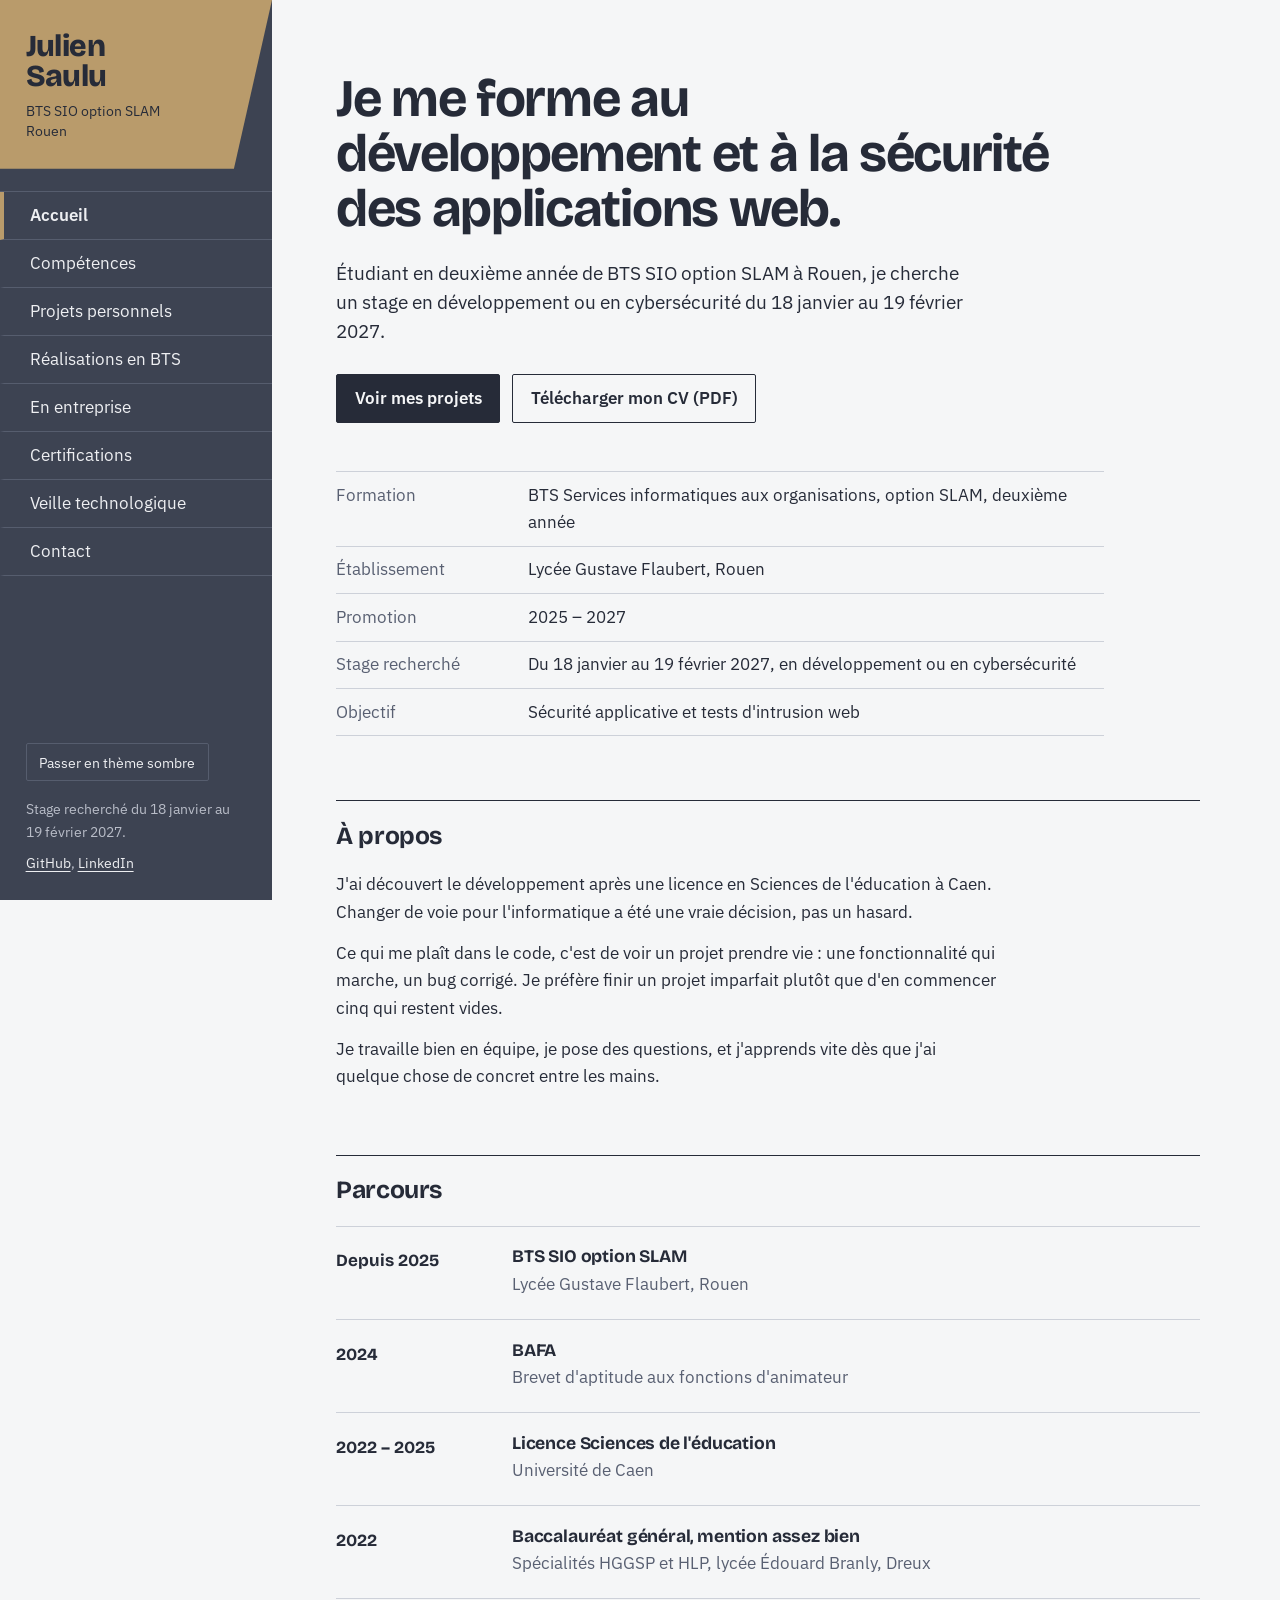
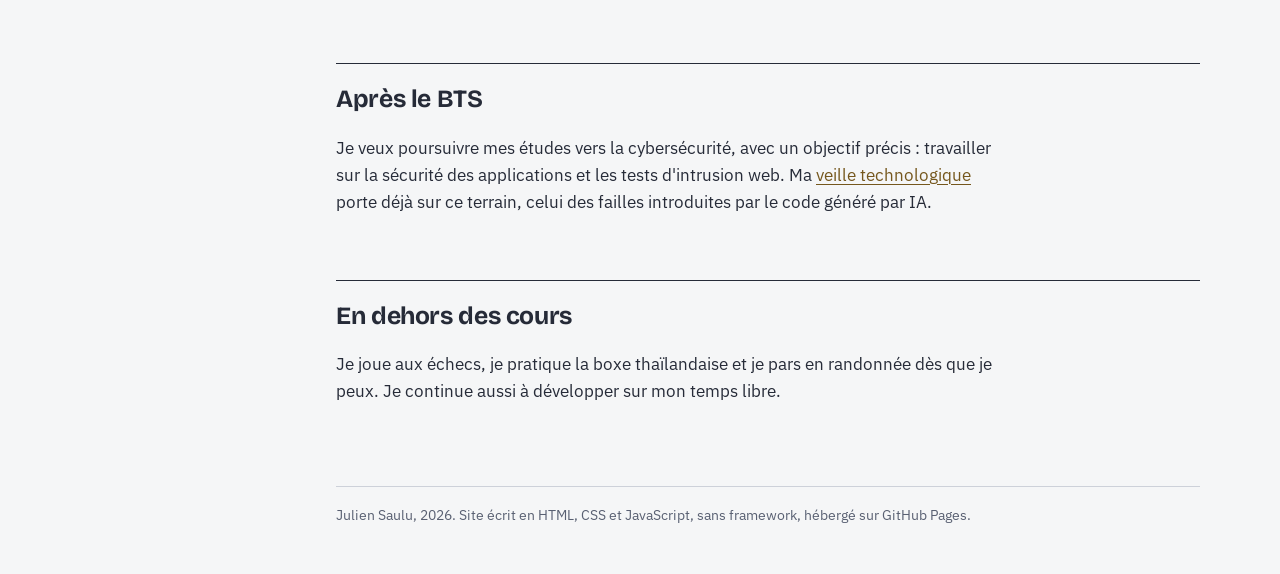
<file: index.html>
<!DOCTYPE html>
<html lang="fr">
<head>
  <meta charset="utf-8">
  <meta name="viewport" content="width=device-width, initial-scale=1">
  <title>Julien Saulu, étudiant en BTS SIO SLAM à Rouen</title>
  <meta name="description" content="Portfolio de Julien Saulu, étudiant en BTS SIO option SLAM au lycée Gustave Flaubert de Rouen : projets, compétences, veille technologique.">
  <link rel="icon" href="data:image/svg+xml,%3Csvg xmlns='http://www.w3.org/2000/svg' viewBox='0 0 32 32'%3E%3Crect width='32' height='32' fill='%23b99b6b'/%3E%3Ctext x='16' y='22' font-family='Arial' font-weight='700' font-size='15' text-anchor='middle' fill='%23262b38'%3EJS%3C/text%3E%3C/svg%3E">
  <script>
    // Applique le thème avant l'affichage pour éviter un flash de couleur.
    (function () {
      var r = document.documentElement;
      r.classList.add("js");
      var t = null;
      try { t = localStorage.getItem("theme"); } catch (e) {}
      if (t !== "dark" && t !== "light") {
        t = window.matchMedia("(prefers-color-scheme: dark)").matches ? "dark" : "light";
      }
      r.setAttribute("data-theme", t);
    })();
  </script>
  <link rel="preconnect" href="https://fonts.googleapis.com">
  <link rel="preconnect" href="https://fonts.gstatic.com" crossorigin>
  <link href="https://fonts.googleapis.com/css2?family=Bricolage+Grotesque:opsz,wght@12..96,600;12..96,700;12..96,800&family=IBM+Plex+Mono&family=IBM+Plex+Sans:wght@400;600&display=swap" rel="stylesheet">
  <link rel="stylesheet" href="css/style.css">
</head>
<body>
  <a class="saut" href="#contenu">Aller au contenu</a>

  <header class="cote">
    <div class="identite">
      <a href="index.html">
        <div class="nom">Julien<br>Saulu</div>
        <div class="role">BTS SIO option SLAM<br>Rouen</div>
      </a>
      <button class="bouton-menu" type="button" aria-expanded="false" aria-controls="menu">Menu</button>
    </div>

    <nav class="menu" id="menu" aria-label="Pages du portfolio">
      <ul>
        <li><a href="index.html" aria-current="page">Accueil</a></li>
        <li><a href="competences.html">Compétences</a></li>
        <li><a href="projets.html">Projets personnels</a></li>
        <li><a href="bts.html">Réalisations en BTS</a></li>
        <li><a href="entreprise.html">En entreprise</a></li>
        <li><a href="certifications.html">Certifications</a></li>
        <li><a href="veille.html">Veille technologique</a></li>
        <li><a href="contact.html">Contact</a></li>
      </ul>
    </nav>

    <div class="cote-bas">
      <button class="bouton-theme" type="button" hidden>Passer en thème sombre</button>
      <p>Stage recherché du 18 janvier au 19 février 2027.</p>
      <p><a href="https://github.com/julienhtml">GitHub</a>, <a href="https://www.linkedin.com/in/julien-saulu-328a8a35b/">LinkedIn</a></p>
    </div>
  </header>

  <main id="contenu">
    <div class="entete">
      <h1>Je me forme au développement et à la sécurité des applications web.</h1>
      <p class="chapo">Étudiant en deuxième année de BTS SIO option SLAM à Rouen, je cherche un stage en développement ou en cybersécurité du 18 janvier au 19 février 2027.</p>
      <div class="actions">
        <a class="bouton plein" href="projets.html">Voir mes projets</a>
        <a class="bouton" href="assets/CV_Julien_Saulu.pdf" download>Télécharger mon CV (PDF)</a>
      </div>
    </div>

    <dl class="fiche">
      <div><dt>Formation</dt><dd>BTS Services informatiques aux organisations, option SLAM, deuxième année</dd></div>
      <div><dt>Établissement</dt><dd>Lycée Gustave Flaubert, Rouen</dd></div>
      <div><dt>Promotion</dt><dd>2025 – 2027</dd></div>
      <div><dt>Stage recherché</dt><dd>Du 18 janvier au 19 février 2027, en développement ou en cybersécurité</dd></div>
      <div><dt>Objectif</dt><dd>Sécurité applicative et tests d'intrusion web</dd></div>
    </dl>

    <section class="bloc">
      <h2>À propos</h2>
      <div class="prose">
        <p>J'ai découvert le développement après une licence en Sciences de l'éducation à Caen. Changer de voie pour l'informatique a été une vraie décision, pas un hasard.</p>
        <p>Ce qui me plaît dans le code, c'est de voir un projet prendre vie : une fonctionnalité qui marche, un bug corrigé. Je préfère finir un projet imparfait plutôt que d'en commencer cinq qui restent vides.</p>
        <p>Je travaille bien en équipe, je pose des questions, et j'apprends vite dès que j'ai quelque chose de concret entre les mains.</p>
      </div>
    </section>

    <section class="bloc">
      <h2>Parcours</h2>
      <ul class="lignes dates">
        <li>
          <div class="gauche">Depuis 2025</div>
          <div class="droite"><h3>BTS SIO option SLAM</h3><p>Lycée Gustave Flaubert, Rouen</p></div>
        </li>
        <li>
          <div class="gauche">2024</div>
          <div class="droite"><h3>BAFA</h3><p>Brevet d'aptitude aux fonctions d'animateur</p></div>
        </li>
        <li>
          <div class="gauche">2022 – 2025</div>
          <div class="droite"><h3>Licence Sciences de l'éducation</h3><p>Université de Caen</p></div>
        </li>
        <li>
          <div class="gauche">2022</div>
          <div class="droite"><h3>Baccalauréat général, mention assez bien</h3><p>Spécialités HGGSP et HLP, lycée Édouard Branly, Dreux</p></div>
        </li>
      </ul>
    </section>

    <section class="bloc">
      <h2>Après le BTS</h2>
      <div class="prose">
        <p>Je veux poursuivre mes études vers la cybersécurité, avec un objectif précis : travailler sur la sécurité des applications et les tests d'intrusion web. Ma <a href="veille.html">veille technologique</a> porte déjà sur ce terrain, celui des failles introduites par le code généré par IA.</p>
      </div>
    </section>

    <section class="bloc">
      <h2>En dehors des cours</h2>
      <div class="prose">
        <p>Je joue aux échecs, je pratique la boxe thaïlandaise et je pars en randonnée dès que je peux. Je continue aussi à développer sur mon temps libre.</p>
      </div>
    </section>
    <footer class="pied">
      <p>Julien Saulu, 2026. Site écrit en HTML, CSS et JavaScript, sans framework, hébergé sur GitHub Pages.</p>
    </footer>
  </main>

  <script src="js/main.js"></script>
</body>
</html>
</file>
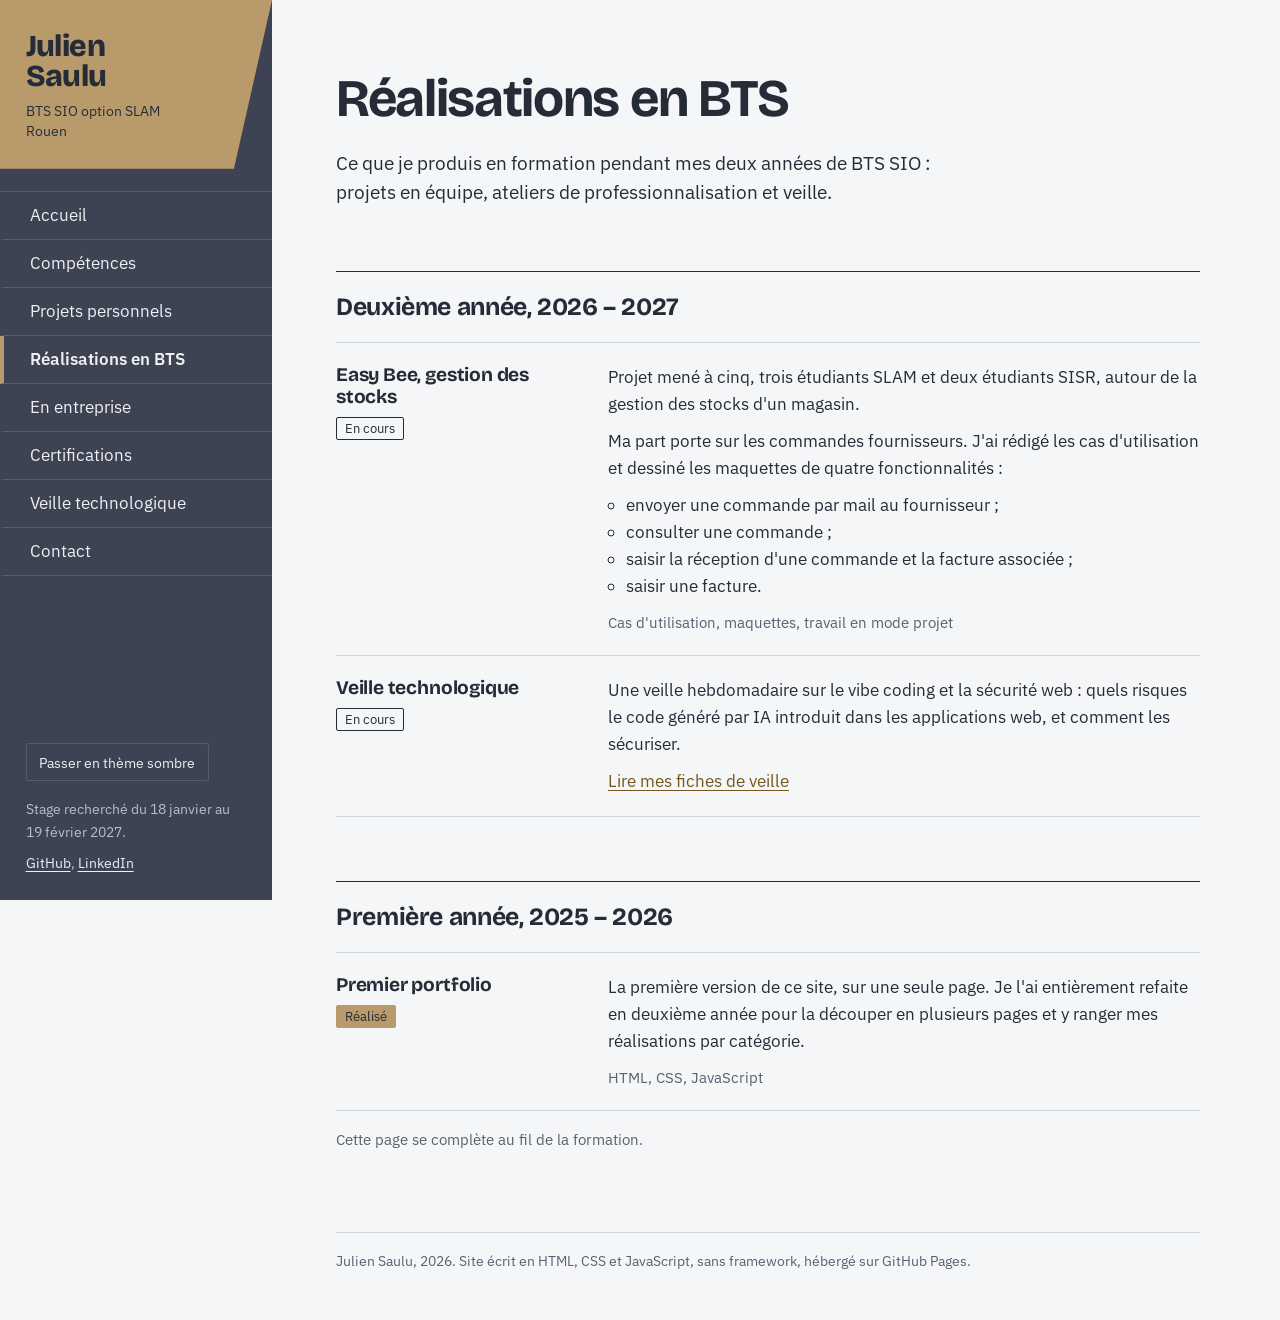
<file: bts.html>
<!DOCTYPE html>
<html lang="fr">
<head>
  <meta charset="utf-8">
  <meta name="viewport" content="width=device-width, initial-scale=1">
  <title>Réalisations en BTS – Julien Saulu</title>
  <meta name="description" content="Les réalisations de Julien Saulu pendant ses deux années de BTS SIO option SLAM : projets en équipe, veille technologique.">
  <link rel="icon" href="data:image/svg+xml,%3Csvg xmlns='http://www.w3.org/2000/svg' viewBox='0 0 32 32'%3E%3Crect width='32' height='32' fill='%23b99b6b'/%3E%3Ctext x='16' y='22' font-family='Arial' font-weight='700' font-size='15' text-anchor='middle' fill='%23262b38'%3EJS%3C/text%3E%3C/svg%3E">
  <script>
    // Applique le thème avant l'affichage pour éviter un flash de couleur.
    (function () {
      var r = document.documentElement;
      r.classList.add("js");
      var t = null;
      try { t = localStorage.getItem("theme"); } catch (e) {}
      if (t !== "dark" && t !== "light") {
        t = window.matchMedia("(prefers-color-scheme: dark)").matches ? "dark" : "light";
      }
      r.setAttribute("data-theme", t);
    })();
  </script>
  <link rel="preconnect" href="https://fonts.googleapis.com">
  <link rel="preconnect" href="https://fonts.gstatic.com" crossorigin>
  <link href="https://fonts.googleapis.com/css2?family=Bricolage+Grotesque:opsz,wght@12..96,600;12..96,700;12..96,800&family=IBM+Plex+Mono&family=IBM+Plex+Sans:wght@400;600&display=swap" rel="stylesheet">
  <link rel="stylesheet" href="css/style.css">
</head>
<body>
  <a class="saut" href="#contenu">Aller au contenu</a>

  <header class="cote">
    <div class="identite">
      <a href="index.html">
        <div class="nom">Julien<br>Saulu</div>
        <div class="role">BTS SIO option SLAM<br>Rouen</div>
      </a>
      <button class="bouton-menu" type="button" aria-expanded="false" aria-controls="menu">Menu</button>
    </div>

    <nav class="menu" id="menu" aria-label="Pages du portfolio">
      <ul>
        <li><a href="index.html">Accueil</a></li>
        <li><a href="competences.html">Compétences</a></li>
        <li><a href="projets.html">Projets personnels</a></li>
        <li><a href="bts.html" aria-current="page">Réalisations en BTS</a></li>
        <li><a href="entreprise.html">En entreprise</a></li>
        <li><a href="certifications.html">Certifications</a></li>
        <li><a href="veille.html">Veille technologique</a></li>
        <li><a href="contact.html">Contact</a></li>
      </ul>
    </nav>

    <div class="cote-bas">
      <button class="bouton-theme" type="button" hidden>Passer en thème sombre</button>
      <p>Stage recherché du 18 janvier au 19 février 2027.</p>
      <p><a href="https://github.com/julienhtml">GitHub</a>, <a href="https://www.linkedin.com/in/julien-saulu-328a8a35b/">LinkedIn</a></p>
    </div>
  </header>

  <main id="contenu">
    <div class="entete">
      <h1>Réalisations en BTS</h1>
      <p class="chapo">Ce que je produis en formation pendant mes deux années de BTS SIO : projets en équipe, ateliers de professionnalisation et veille.</p>
    </div>

    <section class="bloc">
      <h2>Deuxième année, 2026 – 2027</h2>
      <ul class="lignes">
        <li id="easybee">
          <div class="gauche">
            <h3>Easy Bee, gestion des stocks</h3>
            <span class="etat cours">En cours</span>
          </div>
          <div class="droite">
            <p>Projet mené à cinq, trois étudiants SLAM et deux étudiants SISR, autour de la gestion des stocks d'un magasin.</p>
            <p>Ma part porte sur les commandes fournisseurs. J'ai rédigé les cas d'utilisation et dessiné les maquettes de quatre fonctionnalités :</p>
            <ul>
              <li>envoyer une commande par mail au fournisseur ;</li>
              <li>consulter une commande ;</li>
              <li>saisir la réception d'une commande et la facture associée ;</li>
              <li>saisir une facture.</li>
            </ul>
            <p class="techno">Cas d'utilisation, maquettes, travail en mode projet</p>
          </div>
        </li>
        <li id="veille">
          <div class="gauche">
            <h3>Veille technologique</h3>
            <span class="etat cours">En cours</span>
          </div>
          <div class="droite">
            <p>Une veille hebdomadaire sur le vibe coding et la sécurité web : quels risques le code généré par IA introduit dans les applications web, et comment les sécuriser.</p>
            <p><a href="veille.html">Lire mes fiches de veille</a></p>
          </div>
        </li>
      </ul>
    </section>

    <section class="bloc">
      <h2>Première année, 2025 – 2026</h2>
      <ul class="lignes">
        <li>
          <div class="gauche">
            <h3>Premier portfolio</h3>
            <span class="etat fait">Réalisé</span>
          </div>
          <div class="droite">
            <p>La première version de ce site, sur une seule page. Je l'ai entièrement refaite en deuxième année pour la découper en plusieurs pages et y ranger mes réalisations par catégorie.</p>
            <p class="techno">HTML, CSS, JavaScript</p>
          </div>
        </li>
      </ul>
      <p class="note">Cette page se complète au fil de la formation.</p>
    </section>

    <!--
      POUR AJOUTER UNE RÉALISATION DE BTS : copier ce bloc dans la liste de l'année concernée.

        <li id="identifiant-court">
          <div class="gauche">
            <h3>Nom de la réalisation</h3>
            <span class="etat fait">Réalisé</span>
          </div>
          <div class="droite">
            <p>Contexte, ce que j'ai fait, avec qui.</p>
            <p class="techno">Technologies ou méthodes utilisées</p>
            <p><a href="lien-vers-le-code-ou-le-document">Voir le code ou le document</a></p>
          </div>
        </li>
    -->
    <footer class="pied">
      <p>Julien Saulu, 2026. Site écrit en HTML, CSS et JavaScript, sans framework, hébergé sur GitHub Pages.</p>
    </footer>
  </main>

  <script src="js/main.js"></script>
</body>
</html>
</file>
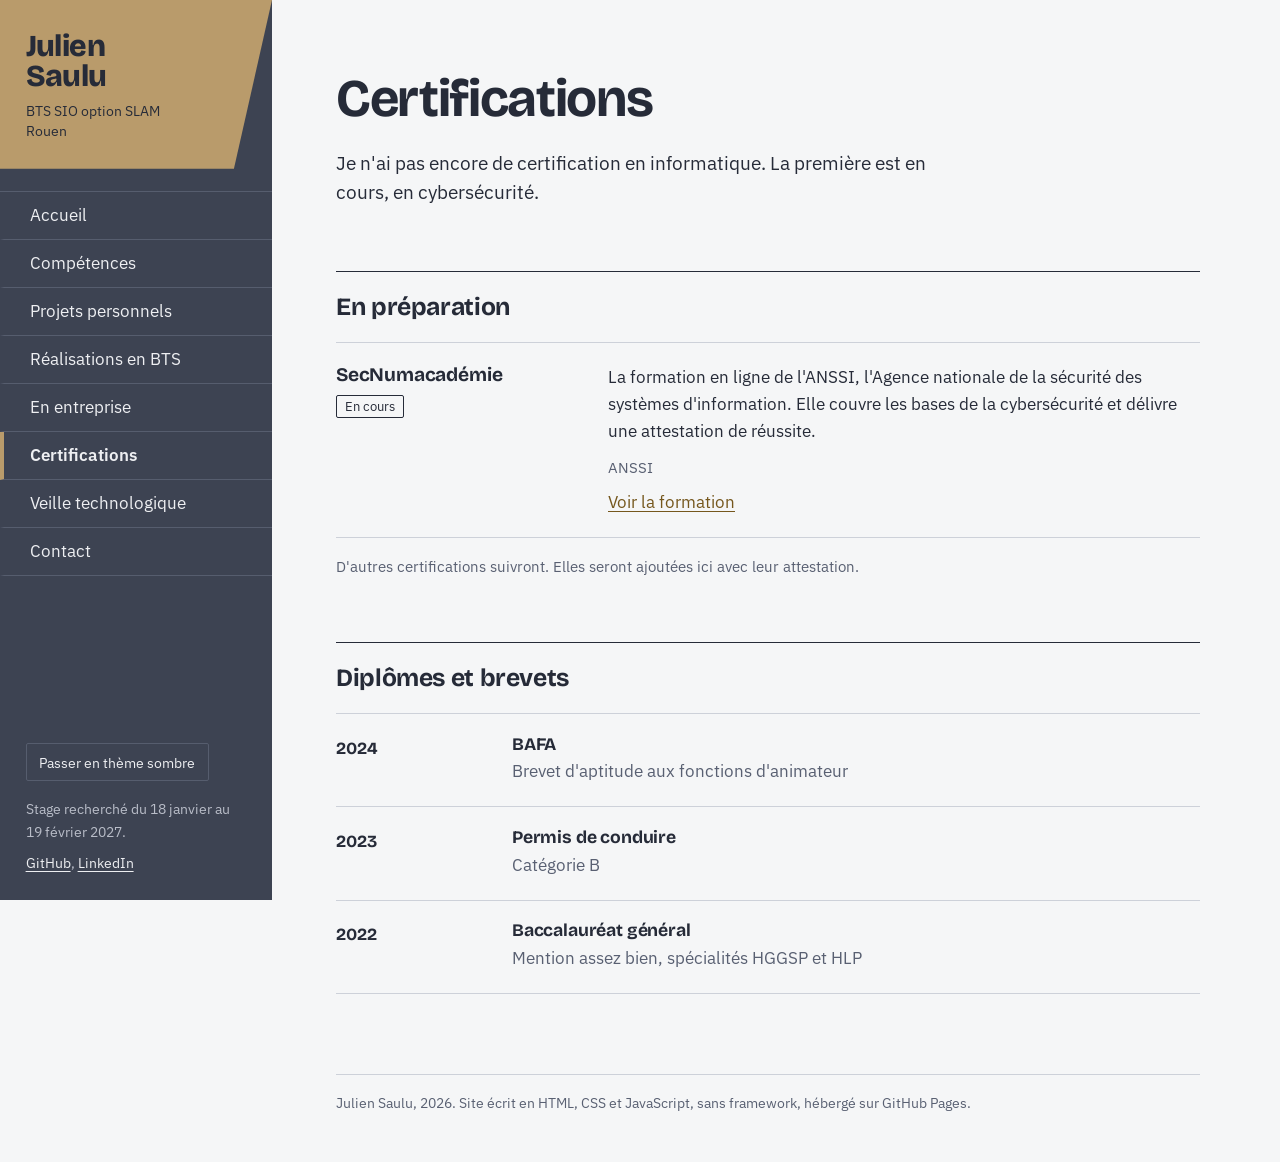
<file: certifications.html>
<!DOCTYPE html>
<html lang="fr">
<head>
  <meta charset="utf-8">
  <meta name="viewport" content="width=device-width, initial-scale=1">
  <title>Certifications – Julien Saulu</title>
  <meta name="description" content="Les certifications en préparation et les diplômes de Julien Saulu.">
  <link rel="icon" href="data:image/svg+xml,%3Csvg xmlns='http://www.w3.org/2000/svg' viewBox='0 0 32 32'%3E%3Crect width='32' height='32' fill='%23b99b6b'/%3E%3Ctext x='16' y='22' font-family='Arial' font-weight='700' font-size='15' text-anchor='middle' fill='%23262b38'%3EJS%3C/text%3E%3C/svg%3E">
  <script>
    // Applique le thème avant l'affichage pour éviter un flash de couleur.
    (function () {
      var r = document.documentElement;
      r.classList.add("js");
      var t = null;
      try { t = localStorage.getItem("theme"); } catch (e) {}
      if (t !== "dark" && t !== "light") {
        t = window.matchMedia("(prefers-color-scheme: dark)").matches ? "dark" : "light";
      }
      r.setAttribute("data-theme", t);
    })();
  </script>
  <link rel="preconnect" href="https://fonts.googleapis.com">
  <link rel="preconnect" href="https://fonts.gstatic.com" crossorigin>
  <link href="https://fonts.googleapis.com/css2?family=Bricolage+Grotesque:opsz,wght@12..96,600;12..96,700;12..96,800&family=IBM+Plex+Mono&family=IBM+Plex+Sans:wght@400;600&display=swap" rel="stylesheet">
  <link rel="stylesheet" href="css/style.css">
</head>
<body>
  <a class="saut" href="#contenu">Aller au contenu</a>

  <header class="cote">
    <div class="identite">
      <a href="index.html">
        <div class="nom">Julien<br>Saulu</div>
        <div class="role">BTS SIO option SLAM<br>Rouen</div>
      </a>
      <button class="bouton-menu" type="button" aria-expanded="false" aria-controls="menu">Menu</button>
    </div>

    <nav class="menu" id="menu" aria-label="Pages du portfolio">
      <ul>
        <li><a href="index.html">Accueil</a></li>
        <li><a href="competences.html">Compétences</a></li>
        <li><a href="projets.html">Projets personnels</a></li>
        <li><a href="bts.html">Réalisations en BTS</a></li>
        <li><a href="entreprise.html">En entreprise</a></li>
        <li><a href="certifications.html" aria-current="page">Certifications</a></li>
        <li><a href="veille.html">Veille technologique</a></li>
        <li><a href="contact.html">Contact</a></li>
      </ul>
    </nav>

    <div class="cote-bas">
      <button class="bouton-theme" type="button" hidden>Passer en thème sombre</button>
      <p>Stage recherché du 18 janvier au 19 février 2027.</p>
      <p><a href="https://github.com/julienhtml">GitHub</a>, <a href="https://www.linkedin.com/in/julien-saulu-328a8a35b/">LinkedIn</a></p>
    </div>
  </header>

  <main id="contenu">
    <div class="entete">
      <h1>Certifications</h1>
      <p class="chapo">Je n'ai pas encore de certification en informatique. La première est en cours, en cybersécurité.</p>
    </div>

    <section class="bloc">
      <h2>En préparation</h2>
      <ul class="lignes">
        <li>
          <div class="gauche">
            <h3>SecNumacadémie</h3>
            <span class="etat cours">En cours</span>
          </div>
          <div class="droite">
            <p>La formation en ligne de l'ANSSI, l'Agence nationale de la sécurité des systèmes d'information. Elle couvre les bases de la cybersécurité et délivre une attestation de réussite.</p>
            <p class="techno">ANSSI</p>
            <p><a href="https://secnumacademie.gouv.fr/">Voir la formation</a></p>
          </div>
        </li>
      </ul>
      <p class="note">D'autres certifications suivront. Elles seront ajoutées ici avec leur attestation.</p>
    </section>

    <section class="bloc">
      <h2>Diplômes et brevets</h2>
      <ul class="lignes dates">
        <li>
          <div class="gauche">2024</div>
          <div class="droite"><h3>BAFA</h3><p>Brevet d'aptitude aux fonctions d'animateur</p></div>
        </li>
        <li>
          <div class="gauche">2023</div>
          <div class="droite"><h3>Permis de conduire</h3><p>Catégorie B</p></div>
        </li>
        <li>
          <div class="gauche">2022</div>
          <div class="droite"><h3>Baccalauréat général</h3><p>Mention assez bien, spécialités HGGSP et HLP</p></div>
        </li>
      </ul>
    </section>

    <!--
      POUR AJOUTER UNE CERTIFICATION OBTENUE : créer une section "Obtenues" au-dessus de
      "En préparation" avec ce bloc.

    <section class="bloc">
      <h2>Obtenues</h2>
      <ul class="lignes">
        <li>
          <div class="gauche">
            <h3>Nom de la certification</h3>
            <span class="etat fait">Obtenue</span>
          </div>
          <div class="droite">
            <p>Ce qu'elle valide, date d'obtention.</p>
            <p class="techno">Organisme</p>
            <p><a href="assets/attestation.pdf">Voir l'attestation (PDF)</a></p>
          </div>
        </li>
      </ul>
    </section>
    -->
    <footer class="pied">
      <p>Julien Saulu, 2026. Site écrit en HTML, CSS et JavaScript, sans framework, hébergé sur GitHub Pages.</p>
    </footer>
  </main>

  <script src="js/main.js"></script>
</body>
</html>
</file>
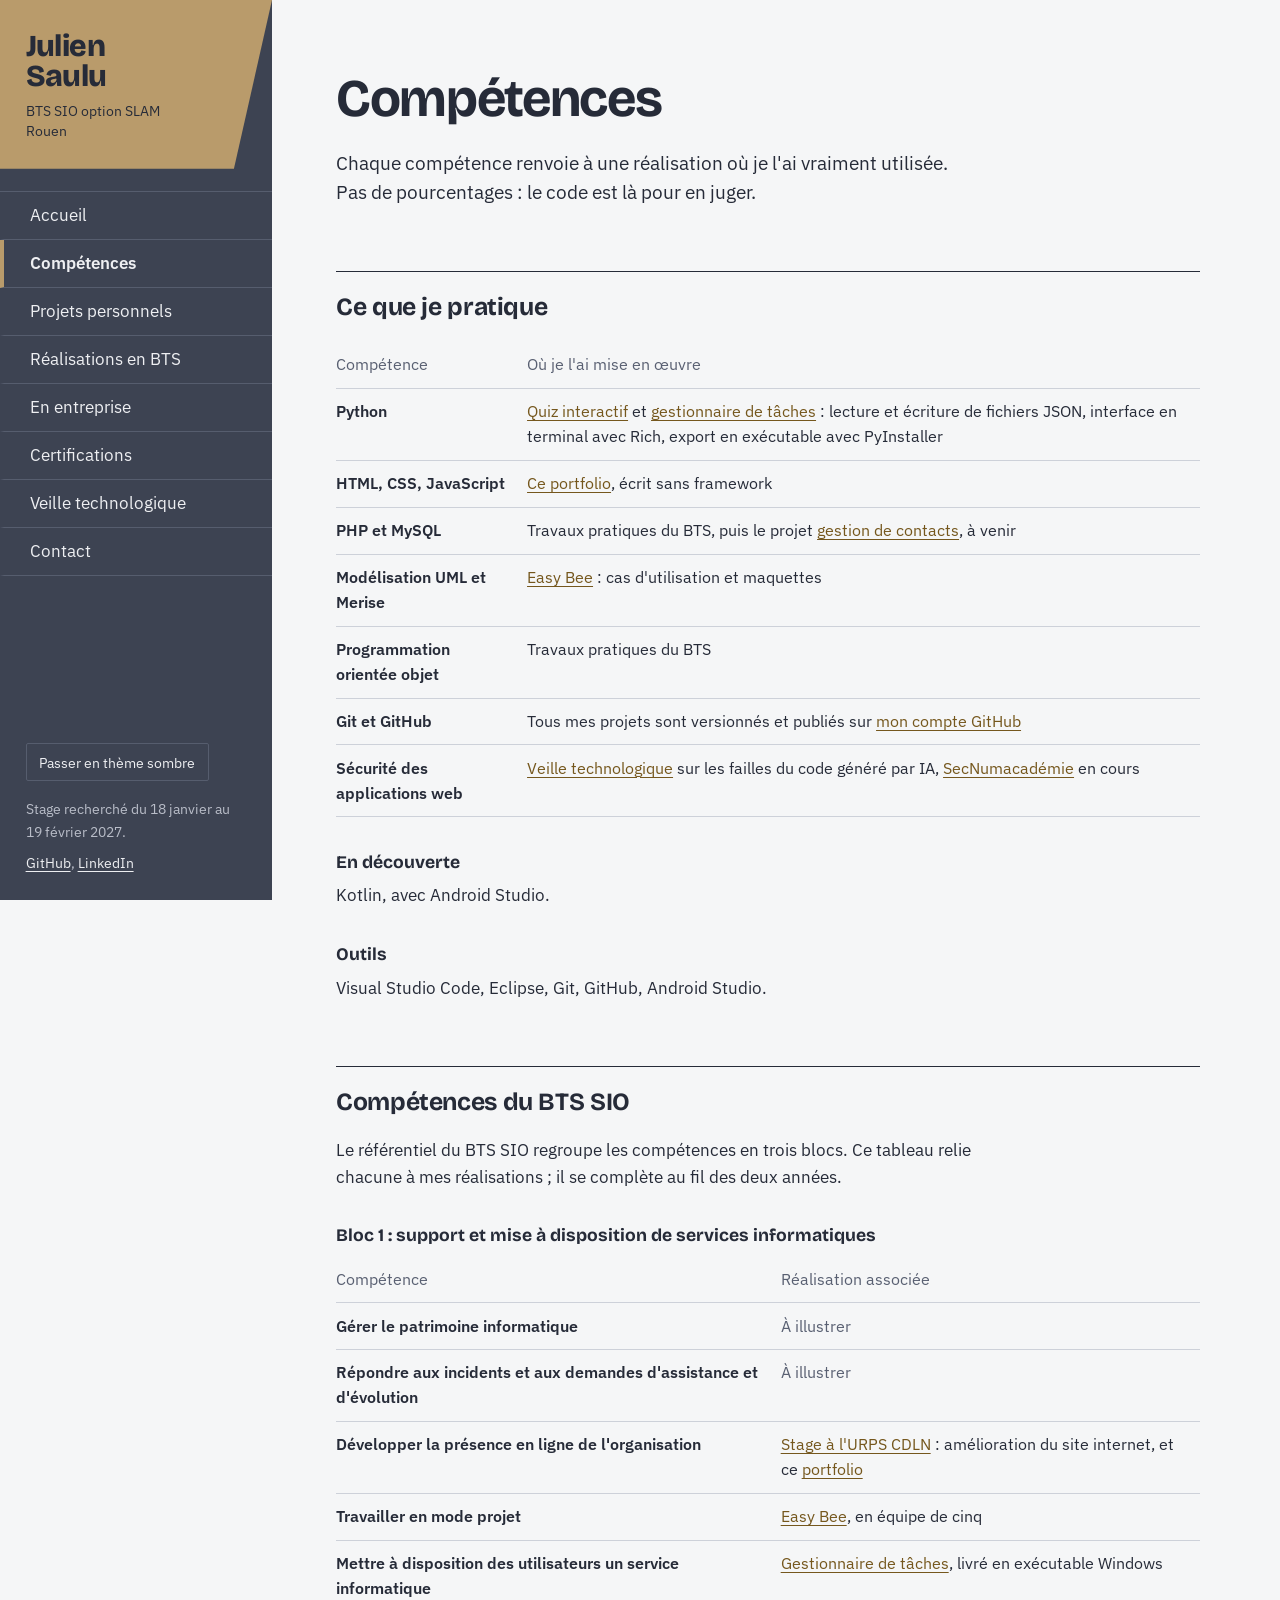
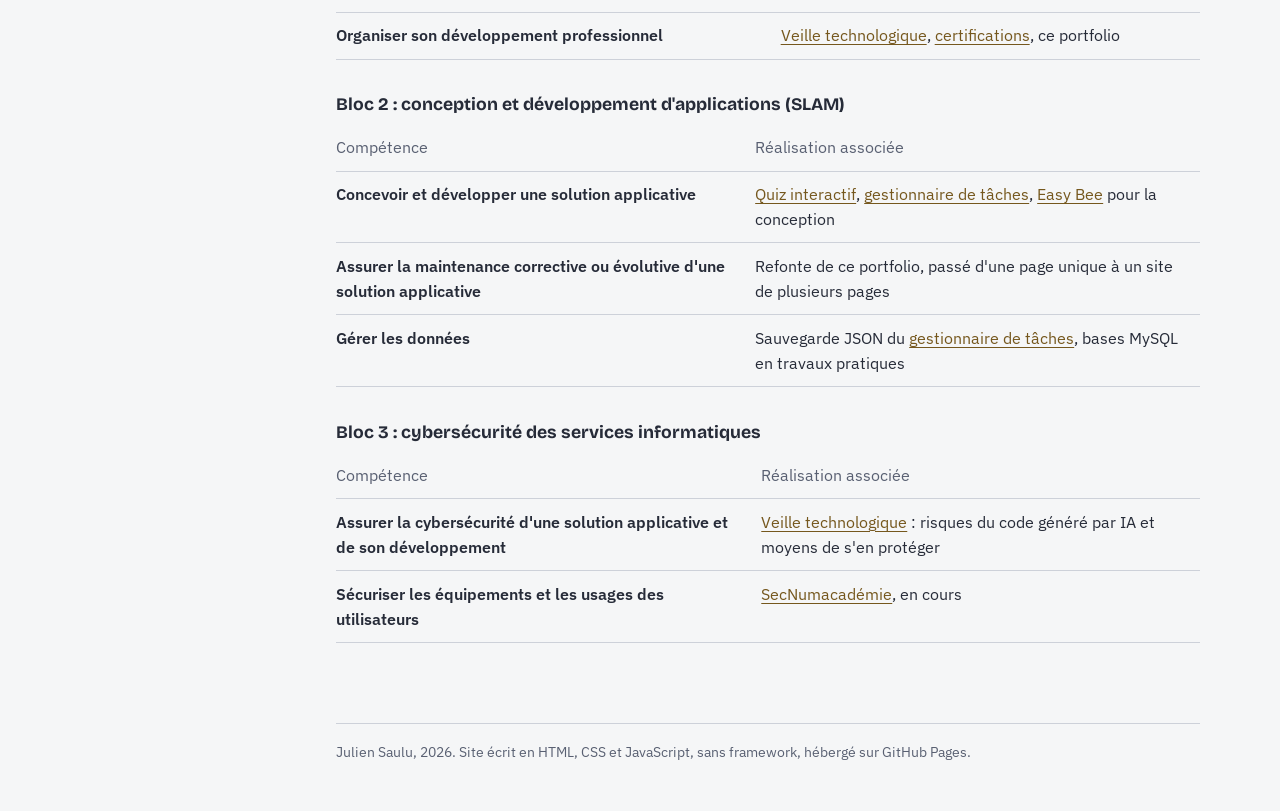
<file: competences.html>
<!DOCTYPE html>
<html lang="fr">
<head>
  <meta charset="utf-8">
  <meta name="viewport" content="width=device-width, initial-scale=1">
  <title>Compétences – Julien Saulu</title>
  <meta name="description" content="Les compétences de Julien Saulu, reliées aux projets où elles ont été mises en œuvre, et le tableau des blocs du BTS SIO.">
  <link rel="icon" href="data:image/svg+xml,%3Csvg xmlns='http://www.w3.org/2000/svg' viewBox='0 0 32 32'%3E%3Crect width='32' height='32' fill='%23b99b6b'/%3E%3Ctext x='16' y='22' font-family='Arial' font-weight='700' font-size='15' text-anchor='middle' fill='%23262b38'%3EJS%3C/text%3E%3C/svg%3E">
  <script>
    // Applique le thème avant l'affichage pour éviter un flash de couleur.
    (function () {
      var r = document.documentElement;
      r.classList.add("js");
      var t = null;
      try { t = localStorage.getItem("theme"); } catch (e) {}
      if (t !== "dark" && t !== "light") {
        t = window.matchMedia("(prefers-color-scheme: dark)").matches ? "dark" : "light";
      }
      r.setAttribute("data-theme", t);
    })();
  </script>
  <link rel="preconnect" href="https://fonts.googleapis.com">
  <link rel="preconnect" href="https://fonts.gstatic.com" crossorigin>
  <link href="https://fonts.googleapis.com/css2?family=Bricolage+Grotesque:opsz,wght@12..96,600;12..96,700;12..96,800&family=IBM+Plex+Mono&family=IBM+Plex+Sans:wght@400;600&display=swap" rel="stylesheet">
  <link rel="stylesheet" href="css/style.css">
</head>
<body>
  <a class="saut" href="#contenu">Aller au contenu</a>

  <header class="cote">
    <div class="identite">
      <a href="index.html">
        <div class="nom">Julien<br>Saulu</div>
        <div class="role">BTS SIO option SLAM<br>Rouen</div>
      </a>
      <button class="bouton-menu" type="button" aria-expanded="false" aria-controls="menu">Menu</button>
    </div>

    <nav class="menu" id="menu" aria-label="Pages du portfolio">
      <ul>
        <li><a href="index.html">Accueil</a></li>
        <li><a href="competences.html" aria-current="page">Compétences</a></li>
        <li><a href="projets.html">Projets personnels</a></li>
        <li><a href="bts.html">Réalisations en BTS</a></li>
        <li><a href="entreprise.html">En entreprise</a></li>
        <li><a href="certifications.html">Certifications</a></li>
        <li><a href="veille.html">Veille technologique</a></li>
        <li><a href="contact.html">Contact</a></li>
      </ul>
    </nav>

    <div class="cote-bas">
      <button class="bouton-theme" type="button" hidden>Passer en thème sombre</button>
      <p>Stage recherché du 18 janvier au 19 février 2027.</p>
      <p><a href="https://github.com/julienhtml">GitHub</a>, <a href="https://www.linkedin.com/in/julien-saulu-328a8a35b/">LinkedIn</a></p>
    </div>
  </header>

  <main id="contenu">
    <div class="entete">
      <h1>Compétences</h1>
      <p class="chapo">Chaque compétence renvoie à une réalisation où je l'ai vraiment utilisée. Pas de pourcentages : le code est là pour en juger.</p>
    </div>

    <section class="bloc">
      <h2>Ce que je pratique</h2>
      <div class="defile">
        <table>
          <thead>
            <tr><th scope="col">Compétence</th><th scope="col">Où je l'ai mise en œuvre</th></tr>
          </thead>
          <tbody>
            <tr><th scope="row">Python</th><td><a href="projets.html#quiz">Quiz interactif</a> et <a href="projets.html#taches">gestionnaire de tâches</a> : lecture et écriture de fichiers JSON, interface en terminal avec Rich, export en exécutable avec PyInstaller</td></tr>
            <tr><th scope="row">HTML, CSS, JavaScript</th><td><a href="projets.html#portfolio">Ce portfolio</a>, écrit sans framework</td></tr>
            <tr><th scope="row">PHP et MySQL</th><td>Travaux pratiques du BTS, puis le projet <a href="projets.html#contacts">gestion de contacts</a>, à venir</td></tr>
            <tr><th scope="row">Modélisation UML et Merise</th><td><a href="bts.html#easybee">Easy Bee</a> : cas d'utilisation et maquettes</td></tr>
            <tr><th scope="row">Programmation orientée objet</th><td>Travaux pratiques du BTS</td></tr>
            <tr><th scope="row">Git et GitHub</th><td>Tous mes projets sont versionnés et publiés sur <a href="https://github.com/julienhtml">mon compte GitHub</a></td></tr>
            <tr><th scope="row">Sécurité des applications web</th><td><a href="veille.html">Veille technologique</a> sur les failles du code généré par IA, <a href="certifications.html">SecNumacadémie</a> en cours</td></tr>
          </tbody>
        </table>
      </div>

      <h3 class="sous-titre">En découverte</h3>
      <p class="prose">Kotlin, avec Android Studio.</p>

      <h3 class="sous-titre">Outils</h3>
      <p class="prose">Visual Studio Code, Eclipse, Git, GitHub, Android Studio.</p>
    </section>

    <section class="bloc">
      <h2>Compétences du BTS SIO</h2>
      <p class="prose">Le référentiel du BTS SIO regroupe les compétences en trois blocs. Ce tableau relie chacune à mes réalisations ; il se complète au fil des deux années.</p>

      <h3 class="sous-titre">Bloc 1 : support et mise à disposition de services informatiques</h3>
      <div class="defile">
        <table>
          <thead>
            <tr><th scope="col">Compétence</th><th scope="col">Réalisation associée</th></tr>
          </thead>
          <tbody>
            <tr><th scope="row">Gérer le patrimoine informatique</th><td class="vide">À illustrer</td></tr>
            <tr><th scope="row">Répondre aux incidents et aux demandes d'assistance et d'évolution</th><td class="vide">À illustrer</td></tr>
            <tr><th scope="row">Développer la présence en ligne de l'organisation</th><td><a href="entreprise.html#urps">Stage à l'URPS CDLN</a> : amélioration du site internet, et ce <a href="projets.html#portfolio">portfolio</a></td></tr>
            <tr><th scope="row">Travailler en mode projet</th><td><a href="bts.html#easybee">Easy Bee</a>, en équipe de cinq</td></tr>
            <tr><th scope="row">Mettre à disposition des utilisateurs un service informatique</th><td><a href="projets.html#taches">Gestionnaire de tâches</a>, livré en exécutable Windows</td></tr>
            <tr><th scope="row">Organiser son développement professionnel</th><td><a href="veille.html">Veille technologique</a>, <a href="certifications.html">certifications</a>, ce portfolio</td></tr>
          </tbody>
        </table>
      </div>

      <h3 class="sous-titre">Bloc 2 : conception et développement d'applications (SLAM)</h3>
      <div class="defile">
        <table>
          <thead>
            <tr><th scope="col">Compétence</th><th scope="col">Réalisation associée</th></tr>
          </thead>
          <tbody>
            <tr><th scope="row">Concevoir et développer une solution applicative</th><td><a href="projets.html#quiz">Quiz interactif</a>, <a href="projets.html#taches">gestionnaire de tâches</a>, <a href="bts.html#easybee">Easy Bee</a> pour la conception</td></tr>
            <tr><th scope="row">Assurer la maintenance corrective ou évolutive d'une solution applicative</th><td>Refonte de ce portfolio, passé d'une page unique à un site de plusieurs pages</td></tr>
            <tr><th scope="row">Gérer les données</th><td>Sauvegarde JSON du <a href="projets.html#taches">gestionnaire de tâches</a>, bases MySQL en travaux pratiques</td></tr>
          </tbody>
        </table>
      </div>

      <h3 class="sous-titre">Bloc 3 : cybersécurité des services informatiques</h3>
      <div class="defile">
        <table>
          <thead>
            <tr><th scope="col">Compétence</th><th scope="col">Réalisation associée</th></tr>
          </thead>
          <tbody>
            <tr><th scope="row">Assurer la cybersécurité d'une solution applicative et de son développement</th><td><a href="veille.html">Veille technologique</a> : risques du code généré par IA et moyens de s'en protéger</td></tr>
            <tr><th scope="row">Sécuriser les équipements et les usages des utilisateurs</th><td><a href="certifications.html">SecNumacadémie</a>, en cours</td></tr>
          </tbody>
        </table>
      </div>
    </section>
    <footer class="pied">
      <p>Julien Saulu, 2026. Site écrit en HTML, CSS et JavaScript, sans framework, hébergé sur GitHub Pages.</p>
    </footer>
  </main>

  <script src="js/main.js"></script>
</body>
</html>
</file>
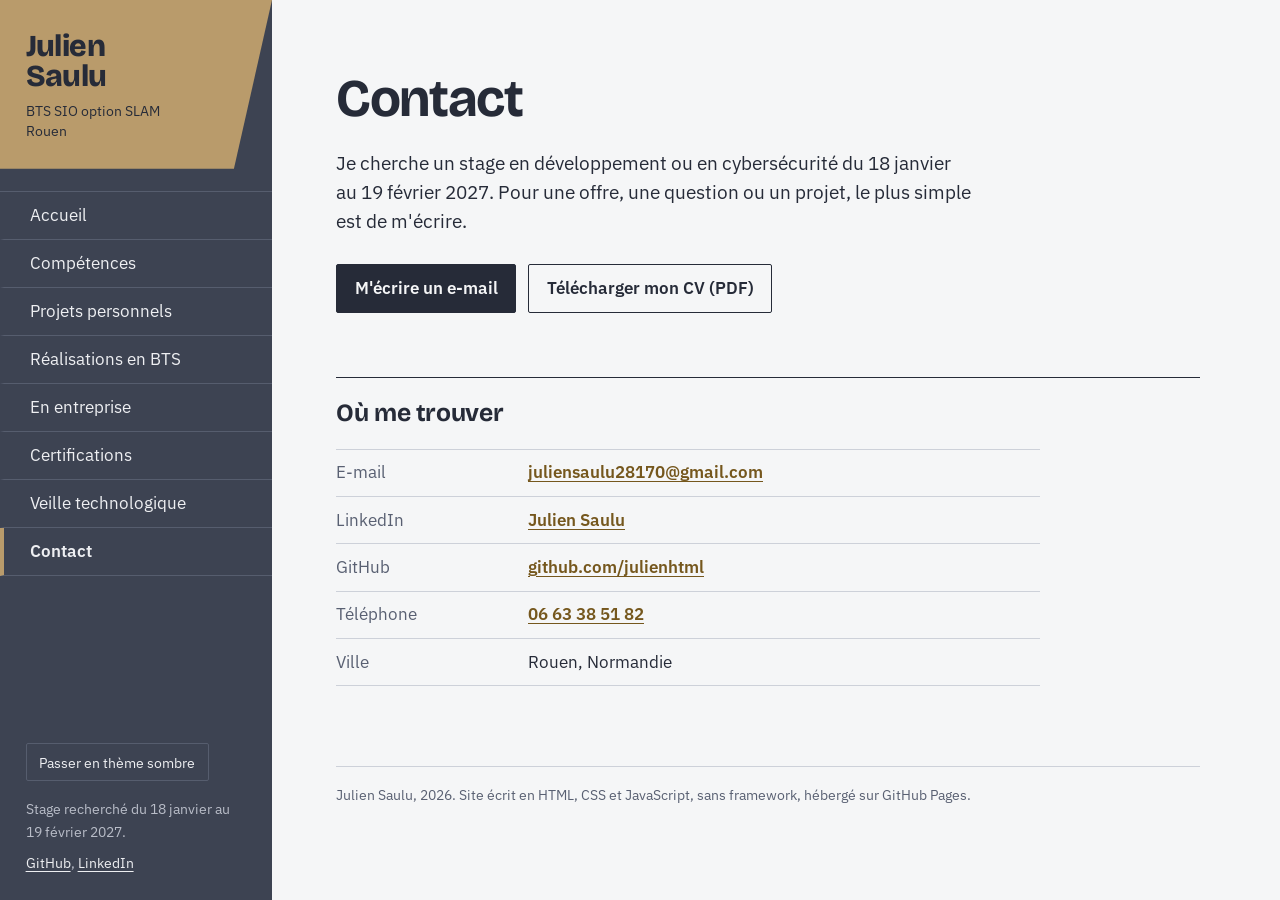
<file: contact.html>
<!DOCTYPE html>
<html lang="fr">
<head>
  <meta charset="utf-8">
  <meta name="viewport" content="width=device-width, initial-scale=1">
  <title>Contact – Julien Saulu</title>
  <meta name="description" content="Contacter Julien Saulu : e-mail, LinkedIn, GitHub, CV à télécharger.">
  <link rel="icon" href="data:image/svg+xml,%3Csvg xmlns='http://www.w3.org/2000/svg' viewBox='0 0 32 32'%3E%3Crect width='32' height='32' fill='%23b99b6b'/%3E%3Ctext x='16' y='22' font-family='Arial' font-weight='700' font-size='15' text-anchor='middle' fill='%23262b38'%3EJS%3C/text%3E%3C/svg%3E">
  <script>
    // Applique le thème avant l'affichage pour éviter un flash de couleur.
    (function () {
      var r = document.documentElement;
      r.classList.add("js");
      var t = null;
      try { t = localStorage.getItem("theme"); } catch (e) {}
      if (t !== "dark" && t !== "light") {
        t = window.matchMedia("(prefers-color-scheme: dark)").matches ? "dark" : "light";
      }
      r.setAttribute("data-theme", t);
    })();
  </script>
  <link rel="preconnect" href="https://fonts.googleapis.com">
  <link rel="preconnect" href="https://fonts.gstatic.com" crossorigin>
  <link href="https://fonts.googleapis.com/css2?family=Bricolage+Grotesque:opsz,wght@12..96,600;12..96,700;12..96,800&family=IBM+Plex+Mono&family=IBM+Plex+Sans:wght@400;600&display=swap" rel="stylesheet">
  <link rel="stylesheet" href="css/style.css">
</head>
<body>
  <a class="saut" href="#contenu">Aller au contenu</a>

  <header class="cote">
    <div class="identite">
      <a href="index.html">
        <div class="nom">Julien<br>Saulu</div>
        <div class="role">BTS SIO option SLAM<br>Rouen</div>
      </a>
      <button class="bouton-menu" type="button" aria-expanded="false" aria-controls="menu">Menu</button>
    </div>

    <nav class="menu" id="menu" aria-label="Pages du portfolio">
      <ul>
        <li><a href="index.html">Accueil</a></li>
        <li><a href="competences.html">Compétences</a></li>
        <li><a href="projets.html">Projets personnels</a></li>
        <li><a href="bts.html">Réalisations en BTS</a></li>
        <li><a href="entreprise.html">En entreprise</a></li>
        <li><a href="certifications.html">Certifications</a></li>
        <li><a href="veille.html">Veille technologique</a></li>
        <li><a href="contact.html" aria-current="page">Contact</a></li>
      </ul>
    </nav>

    <div class="cote-bas">
      <button class="bouton-theme" type="button" hidden>Passer en thème sombre</button>
      <p>Stage recherché du 18 janvier au 19 février 2027.</p>
      <p><a href="https://github.com/julienhtml">GitHub</a>, <a href="https://www.linkedin.com/in/julien-saulu-328a8a35b/">LinkedIn</a></p>
    </div>
  </header>

  <main id="contenu">
    <div class="entete">
      <h1>Contact</h1>
      <p class="chapo">Je cherche un stage en développement ou en cybersécurité du 18 janvier au 19 février 2027. Pour une offre, une question ou un projet, le plus simple est de m'écrire.</p>
      <div class="actions">
        <a class="bouton plein" href="mailto:juliensaulu28170@gmail.com">M'écrire un e-mail</a>
        <a class="bouton" href="assets/CV_Julien_Saulu.pdf" download>Télécharger mon CV (PDF)</a>
      </div>
    </div>

    <section class="bloc">
      <h2>Où me trouver</h2>
      <dl class="fiche contact-liste">
        <div><dt>E-mail</dt><dd><a href="mailto:juliensaulu28170@gmail.com">juliensaulu28170@gmail.com</a></dd></div>
        <div><dt>LinkedIn</dt><dd><a href="https://www.linkedin.com/in/julien-saulu-328a8a35b/">Julien Saulu</a></dd></div>
        <div><dt>GitHub</dt><dd><a href="https://github.com/julienhtml">github.com/julienhtml</a></dd></div>
        <div><dt>Téléphone</dt><dd><a href="tel:+33663385182">06 63 38 51 82</a></dd></div>
        <div><dt>Ville</dt><dd>Rouen, Normandie</dd></div>
      </dl>
    </section>
    <footer class="pied">
      <p>Julien Saulu, 2026. Site écrit en HTML, CSS et JavaScript, sans framework, hébergé sur GitHub Pages.</p>
    </footer>
  </main>

  <script src="js/main.js"></script>
</body>
</html>
</file>
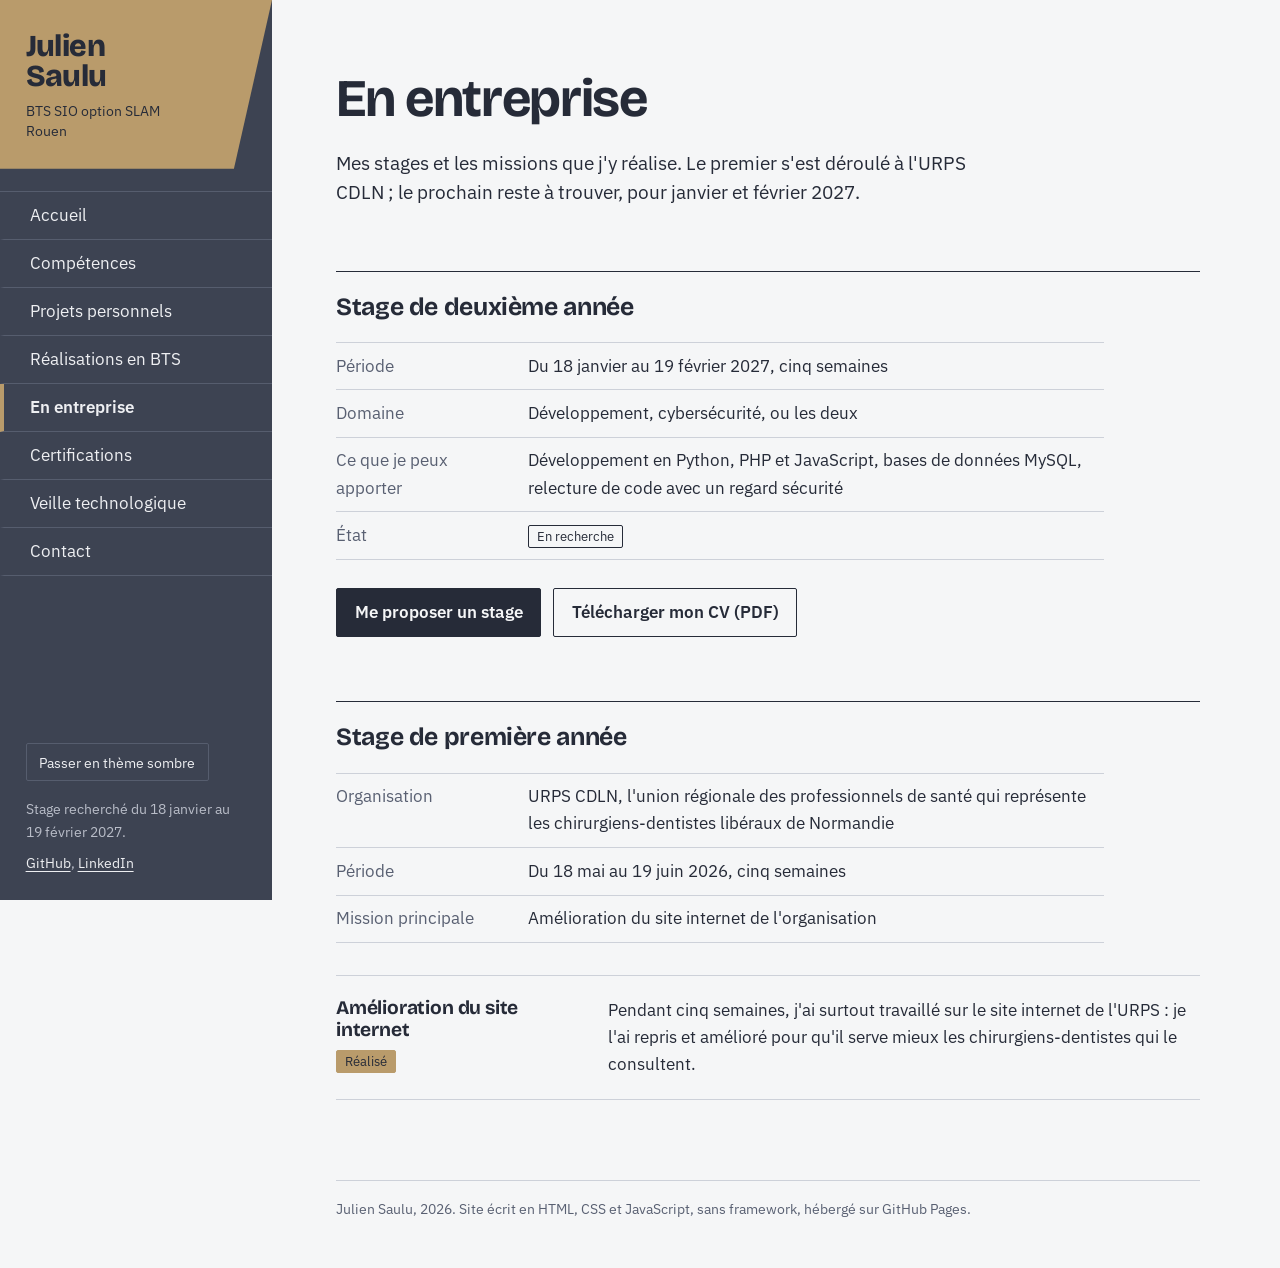
<file: entreprise.html>
<!DOCTYPE html>
<html lang="fr">
<head>
  <meta charset="utf-8">
  <meta name="viewport" content="width=device-width, initial-scale=1">
  <title>En entreprise – Julien Saulu</title>
  <meta name="description" content="Les expériences en entreprise de Julien Saulu et sa recherche de stage pour janvier et février 2027.">
  <link rel="icon" href="data:image/svg+xml,%3Csvg xmlns='http://www.w3.org/2000/svg' viewBox='0 0 32 32'%3E%3Crect width='32' height='32' fill='%23b99b6b'/%3E%3Ctext x='16' y='22' font-family='Arial' font-weight='700' font-size='15' text-anchor='middle' fill='%23262b38'%3EJS%3C/text%3E%3C/svg%3E">
  <script>
    // Applique le thème avant l'affichage pour éviter un flash de couleur.
    (function () {
      var r = document.documentElement;
      r.classList.add("js");
      var t = null;
      try { t = localStorage.getItem("theme"); } catch (e) {}
      if (t !== "dark" && t !== "light") {
        t = window.matchMedia("(prefers-color-scheme: dark)").matches ? "dark" : "light";
      }
      r.setAttribute("data-theme", t);
    })();
  </script>
  <link rel="preconnect" href="https://fonts.googleapis.com">
  <link rel="preconnect" href="https://fonts.gstatic.com" crossorigin>
  <link href="https://fonts.googleapis.com/css2?family=Bricolage+Grotesque:opsz,wght@12..96,600;12..96,700;12..96,800&family=IBM+Plex+Mono&family=IBM+Plex+Sans:wght@400;600&display=swap" rel="stylesheet">
  <link rel="stylesheet" href="css/style.css">
</head>
<body>
  <a class="saut" href="#contenu">Aller au contenu</a>

  <header class="cote">
    <div class="identite">
      <a href="index.html">
        <div class="nom">Julien<br>Saulu</div>
        <div class="role">BTS SIO option SLAM<br>Rouen</div>
      </a>
      <button class="bouton-menu" type="button" aria-expanded="false" aria-controls="menu">Menu</button>
    </div>

    <nav class="menu" id="menu" aria-label="Pages du portfolio">
      <ul>
        <li><a href="index.html">Accueil</a></li>
        <li><a href="competences.html">Compétences</a></li>
        <li><a href="projets.html">Projets personnels</a></li>
        <li><a href="bts.html">Réalisations en BTS</a></li>
        <li><a href="entreprise.html" aria-current="page">En entreprise</a></li>
        <li><a href="certifications.html">Certifications</a></li>
        <li><a href="veille.html">Veille technologique</a></li>
        <li><a href="contact.html">Contact</a></li>
      </ul>
    </nav>

    <div class="cote-bas">
      <button class="bouton-theme" type="button" hidden>Passer en thème sombre</button>
      <p>Stage recherché du 18 janvier au 19 février 2027.</p>
      <p><a href="https://github.com/julienhtml">GitHub</a>, <a href="https://www.linkedin.com/in/julien-saulu-328a8a35b/">LinkedIn</a></p>
    </div>
  </header>

  <main id="contenu">
    <div class="entete">
      <h1>En entreprise</h1>
      <p class="chapo">Mes stages et les missions que j'y réalise. Le premier s'est déroulé à l'URPS CDLN ; le prochain reste à trouver, pour janvier et février 2027.</p>
    </div>

    <section class="bloc">
      <h2>Stage de deuxième année</h2>
      <dl class="fiche">
        <div><dt>Période</dt><dd>Du 18 janvier au 19 février 2027, cinq semaines</dd></div>
        <div><dt>Domaine</dt><dd>Développement, cybersécurité, ou les deux</dd></div>
        <div><dt>Ce que je peux apporter</dt><dd>Développement en Python, PHP et JavaScript, bases de données MySQL, relecture de code avec un regard sécurité</dd></div>
        <div><dt>État</dt><dd><span class="etat cours">En recherche</span></dd></div>
      </dl>
      <div class="actions">
        <a class="bouton plein" href="contact.html">Me proposer un stage</a>
        <a class="bouton" href="assets/CV_Julien_Saulu.pdf" download>Télécharger mon CV (PDF)</a>
      </div>
    </section>

    <section class="bloc" id="urps">
      <h2>Stage de première année</h2>
      <dl class="fiche">
        <div><dt>Organisation</dt><dd>URPS CDLN, l'union régionale des professionnels de santé qui représente les chirurgiens-dentistes libéraux de Normandie</dd></div>
        <div><dt>Période</dt><dd>Du 18 mai au 19 juin 2026, cinq semaines</dd></div>
        <div><dt>Mission principale</dt><dd>Amélioration du site internet de l'organisation</dd></div>
      </dl>
      <ul class="lignes" style="margin-top:2rem">
        <li>
          <div class="gauche">
            <h3>Amélioration du site internet</h3>
            <span class="etat fait">Réalisé</span>
          </div>
          <div class="droite">
            <p>Pendant cinq semaines, j'ai surtout travaillé sur le site internet de l'URPS : je l'ai repris et amélioré pour qu'il serve mieux les chirurgiens-dentistes qui le consultent.</p>
          </div>
        </li>
      </ul>
    </section>

    <!--
      POUR AJOUTER UN STAGE OU UNE MISSION : copier cette section, la coller au-dessus de ce
      commentaire, puis la compléter.

    <section class="bloc">
      <h2>Stage de première année</h2>
      <dl class="fiche">
        <div><dt>Entreprise</dt><dd>Nom de l'entreprise, ville</dd></div>
        <div><dt>Période</dt><dd>Du … au …</dd></div>
        <div><dt>Contexte</dt><dd>Activité de l'entreprise, service d'accueil, tuteur</dd></div>
      </dl>
      <ul class="lignes">
        <li>
          <div class="gauche">
            <h3>Nom de la mission</h3>
            <span class="etat fait">Réalisé</span>
          </div>
          <div class="droite">
            <p>Le besoin, ce que j'ai fait, le résultat.</p>
            <p class="techno">Technologies utilisées</p>
          </div>
        </li>
      </ul>
    </section>
    -->
    <footer class="pied">
      <p>Julien Saulu, 2026. Site écrit en HTML, CSS et JavaScript, sans framework, hébergé sur GitHub Pages.</p>
    </footer>
  </main>

  <script src="js/main.js"></script>
</body>
</html>
</file>
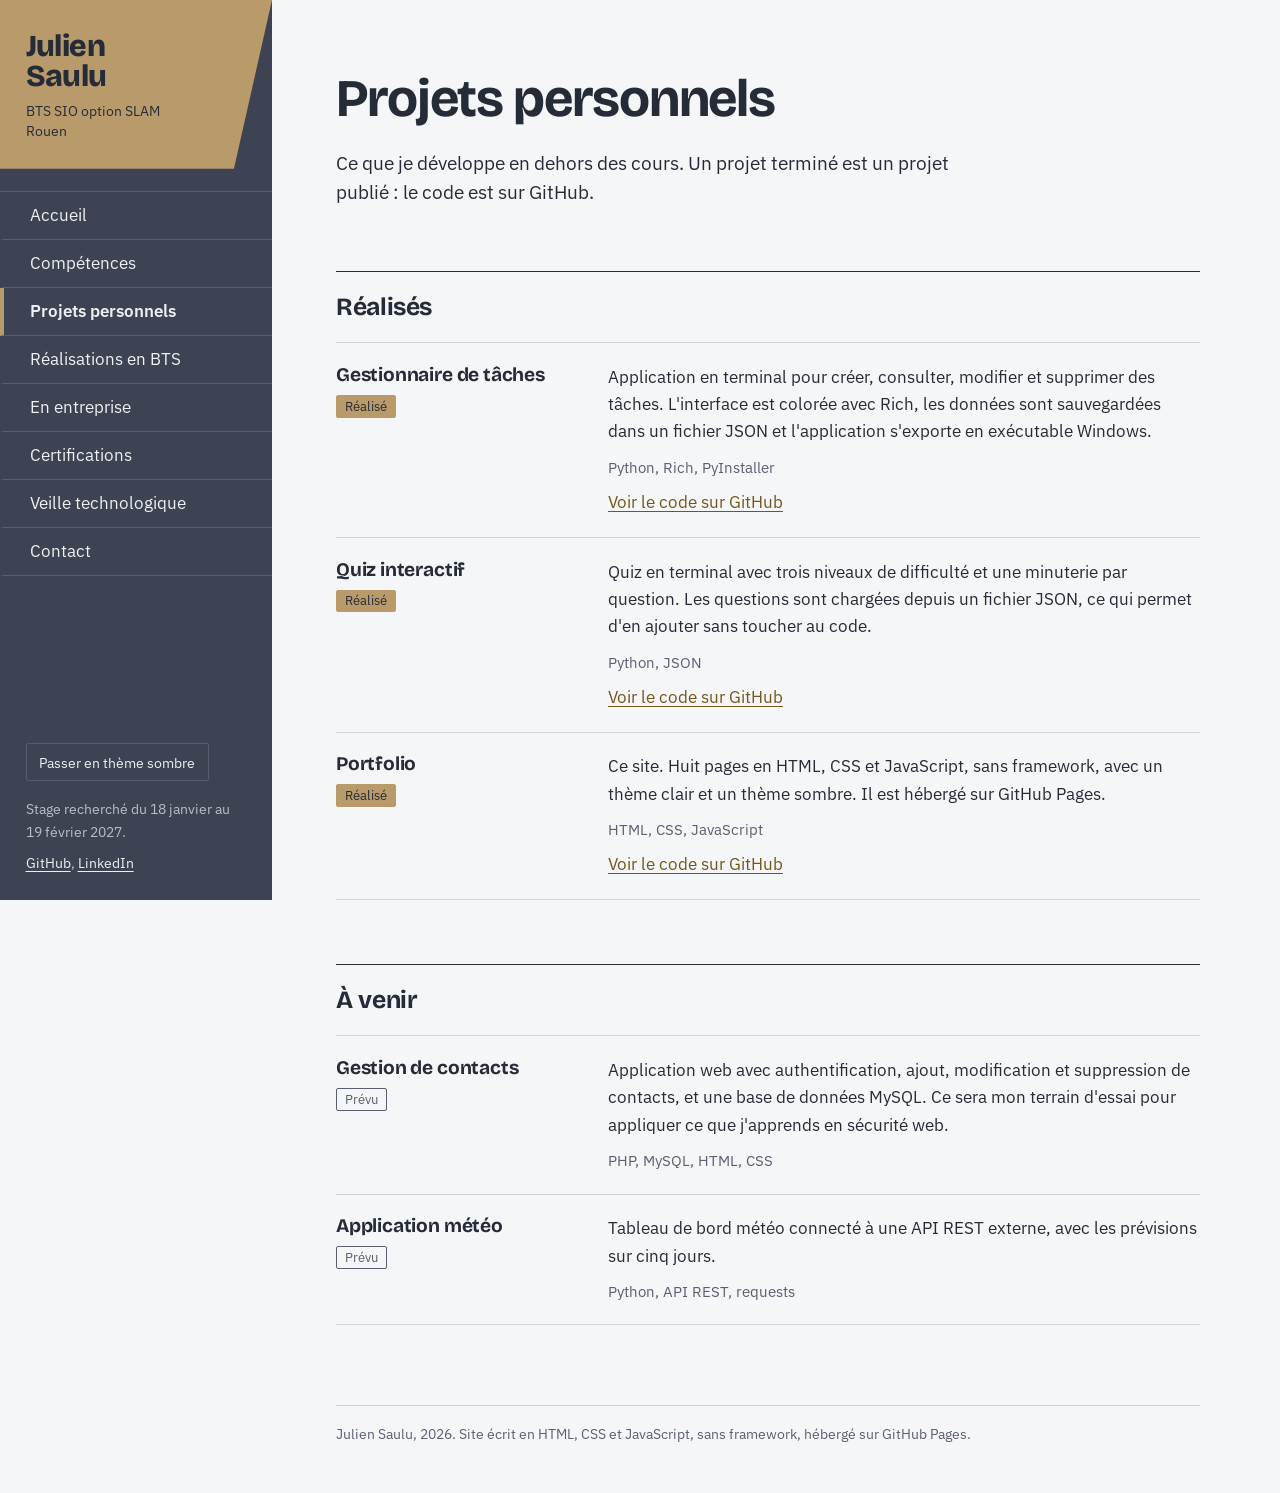
<file: projets.html>
<!DOCTYPE html>
<html lang="fr">
<head>
  <meta charset="utf-8">
  <meta name="viewport" content="width=device-width, initial-scale=1">
  <title>Projets personnels – Julien Saulu</title>
  <meta name="description" content="Les projets personnels de Julien Saulu : applications Python, portfolio, projets à venir en PHP et MySQL.">
  <link rel="icon" href="data:image/svg+xml,%3Csvg xmlns='http://www.w3.org/2000/svg' viewBox='0 0 32 32'%3E%3Crect width='32' height='32' fill='%23b99b6b'/%3E%3Ctext x='16' y='22' font-family='Arial' font-weight='700' font-size='15' text-anchor='middle' fill='%23262b38'%3EJS%3C/text%3E%3C/svg%3E">
  <script>
    // Applique le thème avant l'affichage pour éviter un flash de couleur.
    (function () {
      var r = document.documentElement;
      r.classList.add("js");
      var t = null;
      try { t = localStorage.getItem("theme"); } catch (e) {}
      if (t !== "dark" && t !== "light") {
        t = window.matchMedia("(prefers-color-scheme: dark)").matches ? "dark" : "light";
      }
      r.setAttribute("data-theme", t);
    })();
  </script>
  <link rel="preconnect" href="https://fonts.googleapis.com">
  <link rel="preconnect" href="https://fonts.gstatic.com" crossorigin>
  <link href="https://fonts.googleapis.com/css2?family=Bricolage+Grotesque:opsz,wght@12..96,600;12..96,700;12..96,800&family=IBM+Plex+Mono&family=IBM+Plex+Sans:wght@400;600&display=swap" rel="stylesheet">
  <link rel="stylesheet" href="css/style.css">
</head>
<body>
  <a class="saut" href="#contenu">Aller au contenu</a>

  <header class="cote">
    <div class="identite">
      <a href="index.html">
        <div class="nom">Julien<br>Saulu</div>
        <div class="role">BTS SIO option SLAM<br>Rouen</div>
      </a>
      <button class="bouton-menu" type="button" aria-expanded="false" aria-controls="menu">Menu</button>
    </div>

    <nav class="menu" id="menu" aria-label="Pages du portfolio">
      <ul>
        <li><a href="index.html">Accueil</a></li>
        <li><a href="competences.html">Compétences</a></li>
        <li><a href="projets.html" aria-current="page">Projets personnels</a></li>
        <li><a href="bts.html">Réalisations en BTS</a></li>
        <li><a href="entreprise.html">En entreprise</a></li>
        <li><a href="certifications.html">Certifications</a></li>
        <li><a href="veille.html">Veille technologique</a></li>
        <li><a href="contact.html">Contact</a></li>
      </ul>
    </nav>

    <div class="cote-bas">
      <button class="bouton-theme" type="button" hidden>Passer en thème sombre</button>
      <p>Stage recherché du 18 janvier au 19 février 2027.</p>
      <p><a href="https://github.com/julienhtml">GitHub</a>, <a href="https://www.linkedin.com/in/julien-saulu-328a8a35b/">LinkedIn</a></p>
    </div>
  </header>

  <main id="contenu">
    <div class="entete">
      <h1>Projets personnels</h1>
      <p class="chapo">Ce que je développe en dehors des cours. Un projet terminé est un projet publié : le code est sur GitHub.</p>
    </div>

    <section class="bloc">
      <h2>Réalisés</h2>
      <ul class="lignes">
        <li id="taches">
          <div class="gauche">
            <h3>Gestionnaire de tâches</h3>
            <span class="etat fait">Réalisé</span>
          </div>
          <div class="droite">
            <p>Application en terminal pour créer, consulter, modifier et supprimer des tâches. L'interface est colorée avec Rich, les données sont sauvegardées dans un fichier JSON et l'application s'exporte en exécutable Windows.</p>
            <p class="techno">Python, Rich, PyInstaller</p>
            <p><a href="https://github.com/julienhtml/gestionnaire_de_taches_python">Voir le code sur GitHub</a></p>
          </div>
        </li>
        <li id="quiz">
          <div class="gauche">
            <h3>Quiz interactif</h3>
            <span class="etat fait">Réalisé</span>
          </div>
          <div class="droite">
            <p>Quiz en terminal avec trois niveaux de difficulté et une minuterie par question. Les questions sont chargées depuis un fichier JSON, ce qui permet d'en ajouter sans toucher au code.</p>
            <p class="techno">Python, JSON</p>
            <p><a href="https://github.com/julienhtml/quiz-python">Voir le code sur GitHub</a></p>
          </div>
        </li>
        <li id="portfolio">
          <div class="gauche">
            <h3>Portfolio</h3>
            <span class="etat fait">Réalisé</span>
          </div>
          <div class="droite">
            <p>Ce site. Huit pages en HTML, CSS et JavaScript, sans framework, avec un thème clair et un thème sombre. Il est hébergé sur GitHub Pages.</p>
            <p class="techno">HTML, CSS, JavaScript</p>
            <p><a href="https://github.com/julienhtml/julienhtml.github.io">Voir le code sur GitHub</a></p>
          </div>
        </li>
      </ul>
    </section>

    <section class="bloc">
      <h2>À venir</h2>
      <ul class="lignes">
        <li id="contacts">
          <div class="gauche">
            <h3>Gestion de contacts</h3>
            <span class="etat">Prévu</span>
          </div>
          <div class="droite">
            <p>Application web avec authentification, ajout, modification et suppression de contacts, et une base de données MySQL. Ce sera mon terrain d'essai pour appliquer ce que j'apprends en sécurité web.</p>
            <p class="techno">PHP, MySQL, HTML, CSS</p>
          </div>
        </li>
        <li id="meteo">
          <div class="gauche">
            <h3>Application météo</h3>
            <span class="etat">Prévu</span>
          </div>
          <div class="droite">
            <p>Tableau de bord météo connecté à une API REST externe, avec les prévisions sur cinq jours.</p>
            <p class="techno">Python, API REST, requests</p>
          </div>
        </li>
      </ul>
    </section>

    <!--
      POUR AJOUTER UN PROJET : copier ce bloc dans la liste voulue (Réalisés ou À venir).
      États possibles : class="etat fait" (Réalisé), class="etat cours" (En cours), class="etat" (Prévu).

        <li id="identifiant-court">
          <div class="gauche">
            <h3>Nom du projet</h3>
            <span class="etat fait">Réalisé</span>
          </div>
          <div class="droite">
            <p>Ce que fait le projet, en deux ou trois phrases.</p>
            <p class="techno">Technologie 1, technologie 2</p>
            <p><a href="https://github.com/julienhtml/nom-du-depot">Voir le code sur GitHub</a></p>
          </div>
        </li>
    -->
    <footer class="pied">
      <p>Julien Saulu, 2026. Site écrit en HTML, CSS et JavaScript, sans framework, hébergé sur GitHub Pages.</p>
    </footer>
  </main>

  <script src="js/main.js"></script>
</body>
</html>
</file>
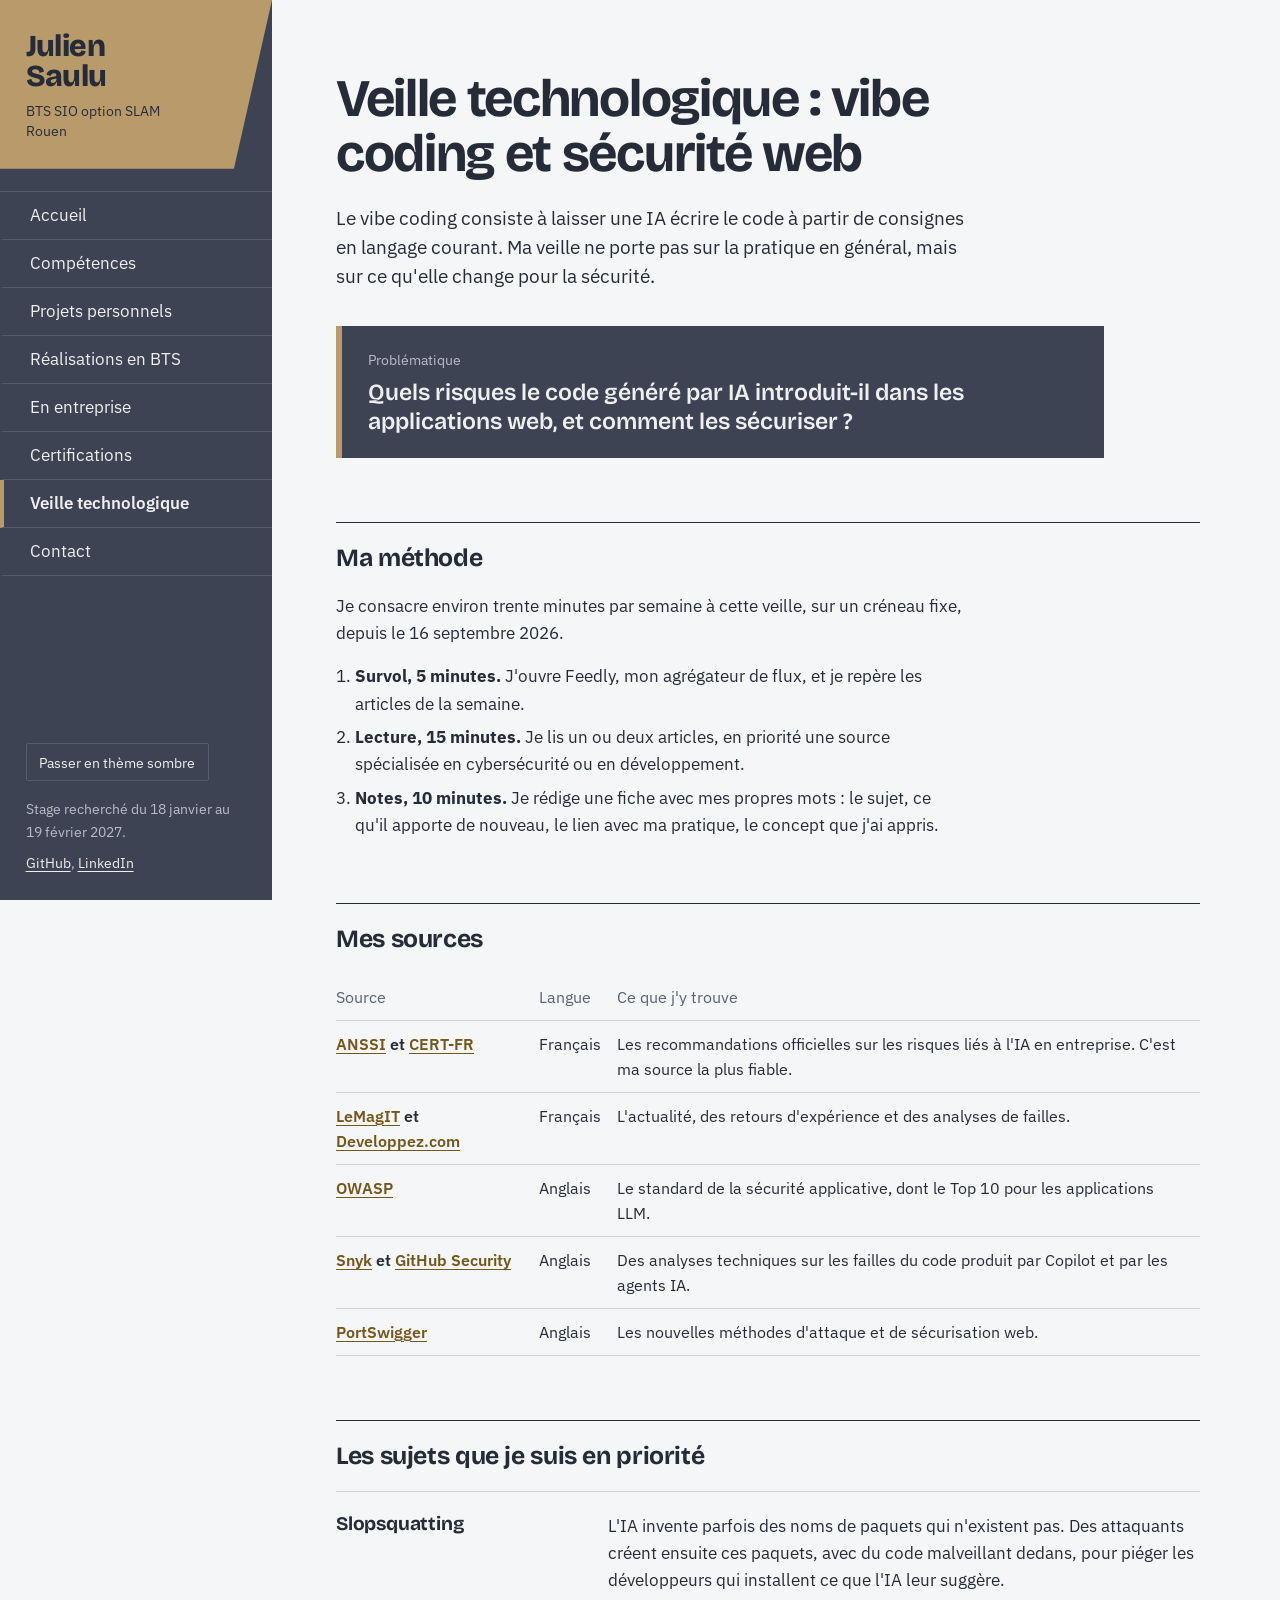
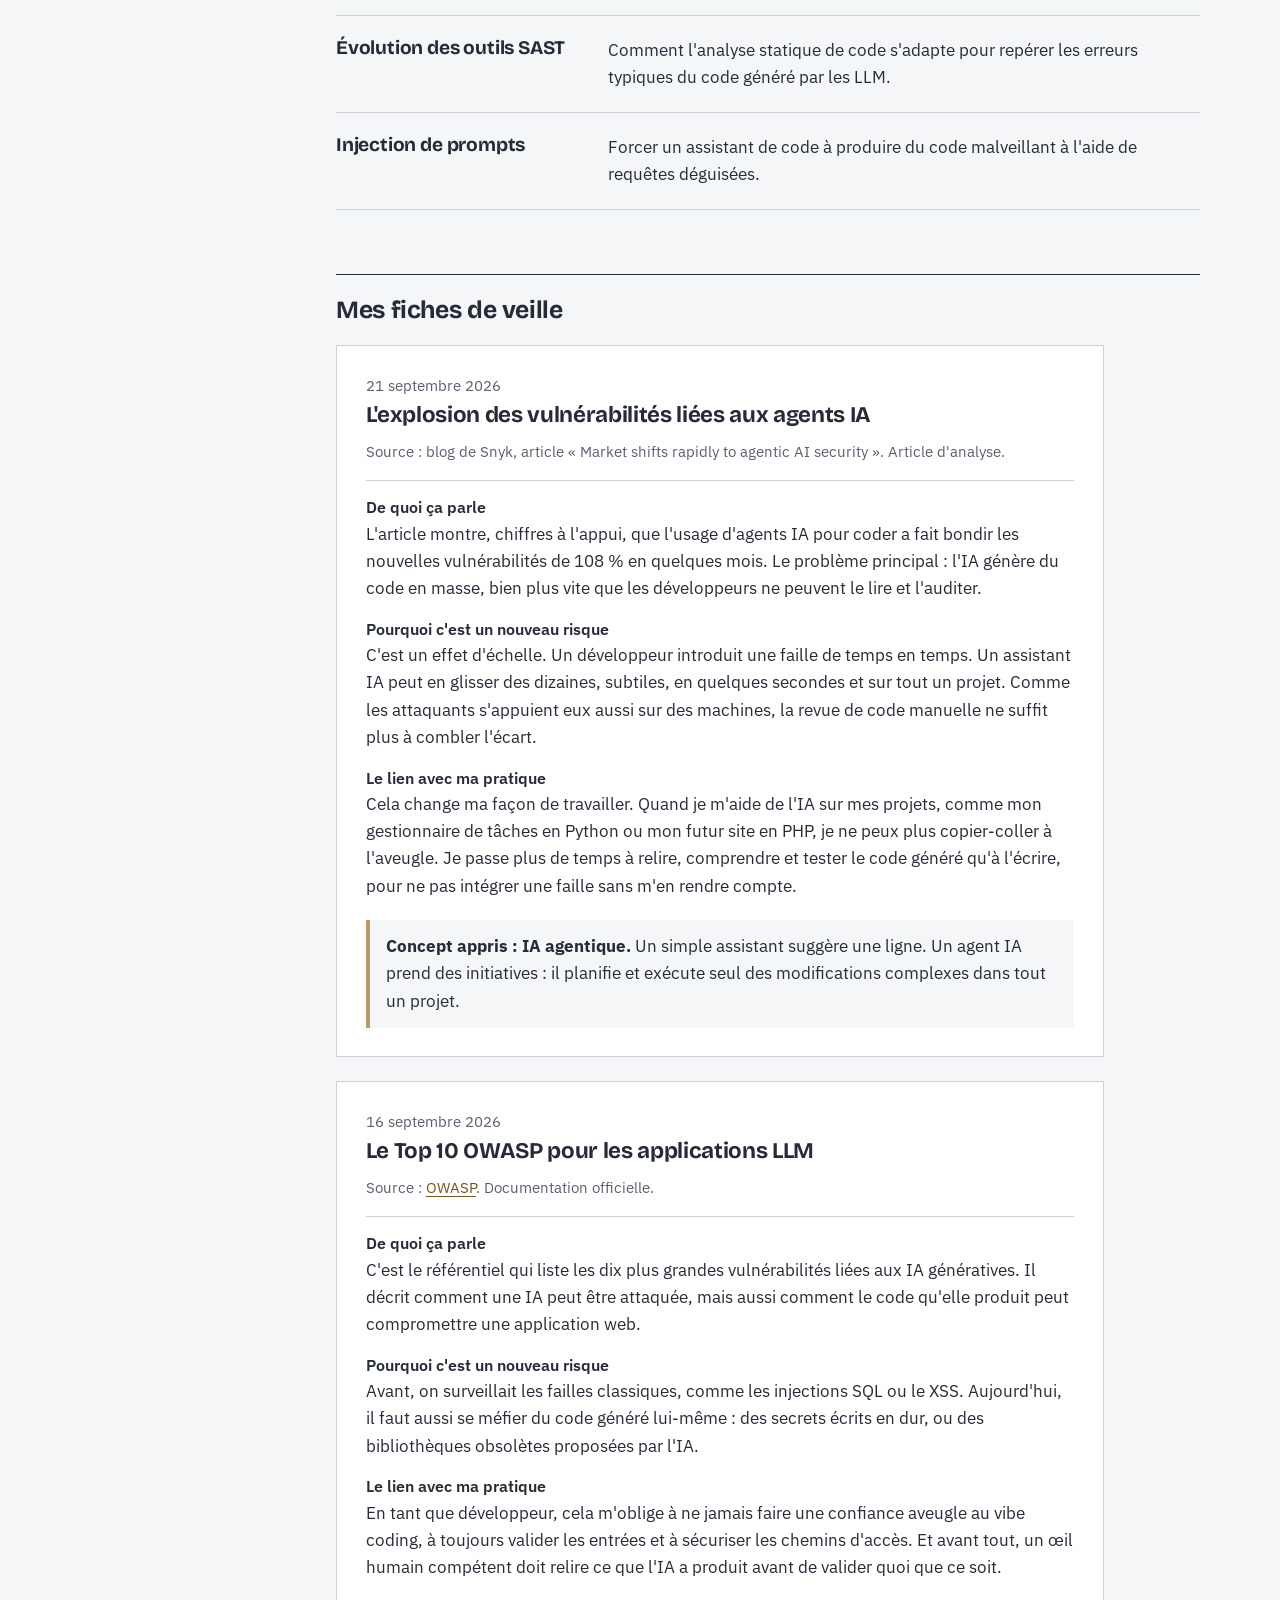
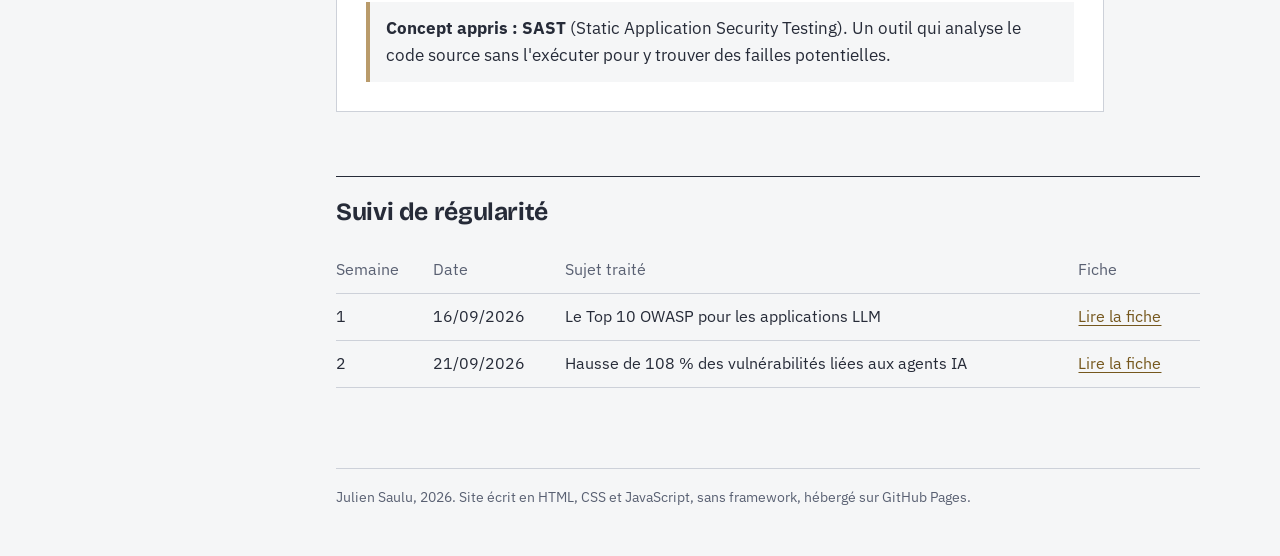
<file: veille.html>
<!DOCTYPE html>
<html lang="fr">
<head>
  <meta charset="utf-8">
  <meta name="viewport" content="width=device-width, initial-scale=1">
  <title>Veille technologique : vibe coding et sécurité web – Julien Saulu</title>
  <meta name="description" content="Veille technologique de Julien Saulu : quels risques le code généré par IA introduit-il dans les applications web, et comment les sécuriser ?">
  <link rel="icon" href="data:image/svg+xml,%3Csvg xmlns='http://www.w3.org/2000/svg' viewBox='0 0 32 32'%3E%3Crect width='32' height='32' fill='%23b99b6b'/%3E%3Ctext x='16' y='22' font-family='Arial' font-weight='700' font-size='15' text-anchor='middle' fill='%23262b38'%3EJS%3C/text%3E%3C/svg%3E">
  <script>
    // Applique le thème avant l'affichage pour éviter un flash de couleur.
    (function () {
      var r = document.documentElement;
      r.classList.add("js");
      var t = null;
      try { t = localStorage.getItem("theme"); } catch (e) {}
      if (t !== "dark" && t !== "light") {
        t = window.matchMedia("(prefers-color-scheme: dark)").matches ? "dark" : "light";
      }
      r.setAttribute("data-theme", t);
    })();
  </script>
  <link rel="preconnect" href="https://fonts.googleapis.com">
  <link rel="preconnect" href="https://fonts.gstatic.com" crossorigin>
  <link href="https://fonts.googleapis.com/css2?family=Bricolage+Grotesque:opsz,wght@12..96,600;12..96,700;12..96,800&family=IBM+Plex+Mono&family=IBM+Plex+Sans:wght@400;600&display=swap" rel="stylesheet">
  <link rel="stylesheet" href="css/style.css">
</head>
<body>
  <a class="saut" href="#contenu">Aller au contenu</a>

  <header class="cote">
    <div class="identite">
      <a href="index.html">
        <div class="nom">Julien<br>Saulu</div>
        <div class="role">BTS SIO option SLAM<br>Rouen</div>
      </a>
      <button class="bouton-menu" type="button" aria-expanded="false" aria-controls="menu">Menu</button>
    </div>

    <nav class="menu" id="menu" aria-label="Pages du portfolio">
      <ul>
        <li><a href="index.html">Accueil</a></li>
        <li><a href="competences.html">Compétences</a></li>
        <li><a href="projets.html">Projets personnels</a></li>
        <li><a href="bts.html">Réalisations en BTS</a></li>
        <li><a href="entreprise.html">En entreprise</a></li>
        <li><a href="certifications.html">Certifications</a></li>
        <li><a href="veille.html" aria-current="page">Veille technologique</a></li>
        <li><a href="contact.html">Contact</a></li>
      </ul>
    </nav>

    <div class="cote-bas">
      <button class="bouton-theme" type="button" hidden>Passer en thème sombre</button>
      <p>Stage recherché du 18 janvier au 19 février 2027.</p>
      <p><a href="https://github.com/julienhtml">GitHub</a>, <a href="https://www.linkedin.com/in/julien-saulu-328a8a35b/">LinkedIn</a></p>
    </div>
  </header>

  <main id="contenu">
    <div class="entete">
      <h1>Veille technologique : vibe coding et sécurité web</h1>
      <p class="chapo">Le vibe coding consiste à laisser une IA écrire le code à partir de consignes en langage courant. Ma veille ne porte pas sur la pratique en général, mais sur ce qu'elle change pour la sécurité.</p>
    </div>

    <div class="problematique">
      <p>Problématique</p>
      <p>Quels risques le code généré par IA introduit-il dans les applications web, et comment les sécuriser ?</p>
    </div>

    <section class="bloc">
      <h2>Ma méthode</h2>
      <p class="prose">Je consacre environ trente minutes par semaine à cette veille, sur un créneau fixe, depuis le 16 septembre 2026.</p>
      <ol class="etapes" style="margin-top:1rem">
        <li><strong>Survol, 5 minutes.</strong> J'ouvre Feedly, mon agrégateur de flux, et je repère les articles de la semaine.</li>
        <li><strong>Lecture, 15 minutes.</strong> Je lis un ou deux articles, en priorité une source spécialisée en cybersécurité ou en développement.</li>
        <li><strong>Notes, 10 minutes.</strong> Je rédige une fiche avec mes propres mots : le sujet, ce qu'il apporte de nouveau, le lien avec ma pratique, le concept que j'ai appris.</li>
      </ol>
    </section>

    <section class="bloc">
      <h2>Mes sources</h2>
      <div class="defile">
        <table>
          <thead>
            <tr><th scope="col">Source</th><th scope="col">Langue</th><th scope="col">Ce que j'y trouve</th></tr>
          </thead>
          <tbody>
            <tr><th scope="row"><a href="https://cyber.gouv.fr/">ANSSI</a> et <a href="https://www.cert.ssi.gouv.fr/">CERT-FR</a></th><td>Français</td><td>Les recommandations officielles sur les risques liés à l'IA en entreprise. C'est ma source la plus fiable.</td></tr>
            <tr><th scope="row"><a href="https://www.lemagit.fr/">LeMagIT</a> et <a href="https://www.developpez.com/">Developpez.com</a></th><td>Français</td><td>L'actualité, des retours d'expérience et des analyses de failles.</td></tr>
            <tr><th scope="row"><a href="https://owasp.org/www-project-top-10-for-large-language-model-applications/">OWASP</a></th><td>Anglais</td><td>Le standard de la sécurité applicative, dont le Top 10 pour les applications LLM.</td></tr>
            <tr><th scope="row"><a href="https://snyk.io/blog/">Snyk</a> et <a href="https://github.blog/security/">GitHub Security</a></th><td>Anglais</td><td>Des analyses techniques sur les failles du code produit par Copilot et par les agents IA.</td></tr>
            <tr><th scope="row"><a href="https://portswigger.net/blog">PortSwigger</a></th><td>Anglais</td><td>Les nouvelles méthodes d'attaque et de sécurisation web.</td></tr>
          </tbody>
        </table>
      </div>
    </section>

    <section class="bloc">
      <h2>Les sujets que je suis en priorité</h2>
      <ul class="lignes">
        <li>
          <div class="gauche"><h3>Slopsquatting</h3></div>
          <div class="droite"><p>L'IA invente parfois des noms de paquets qui n'existent pas. Des attaquants créent ensuite ces paquets, avec du code malveillant dedans, pour piéger les développeurs qui installent ce que l'IA leur suggère.</p></div>
        </li>
        <li>
          <div class="gauche"><h3>Évolution des outils SAST</h3></div>
          <div class="droite"><p>Comment l'analyse statique de code s'adapte pour repérer les erreurs typiques du code généré par les LLM.</p></div>
        </li>
        <li>
          <div class="gauche"><h3>Injection de prompts</h3></div>
          <div class="droite"><p>Forcer un assistant de code à produire du code malveillant à l'aide de requêtes déguisées.</p></div>
        </li>
      </ul>
    </section>

    <section class="bloc">
      <h2>Mes fiches de veille</h2>

      <article class="fiche-veille" id="fiche-2">
        <time datetime="2026-09-21">21 septembre 2026</time>
        <h3>L'explosion des vulnérabilités liées aux agents IA</h3>
        <p class="source">Source : blog de Snyk, article « Market shifts rapidly to agentic AI security ». Article d'analyse.</p>

        <h4>De quoi ça parle</h4>
        <p>L'article montre, chiffres à l'appui, que l'usage d'agents IA pour coder a fait bondir les nouvelles vulnérabilités de 108 % en quelques mois. Le problème principal : l'IA génère du code en masse, bien plus vite que les développeurs ne peuvent le lire et l'auditer.</p>

        <h4>Pourquoi c'est un nouveau risque</h4>
        <p>C'est un effet d'échelle. Un développeur introduit une faille de temps en temps. Un assistant IA peut en glisser des dizaines, subtiles, en quelques secondes et sur tout un projet. Comme les attaquants s'appuient eux aussi sur des machines, la revue de code manuelle ne suffit plus à combler l'écart.</p>

        <h4>Le lien avec ma pratique</h4>
        <p>Cela change ma façon de travailler. Quand je m'aide de l'IA sur mes projets, comme mon gestionnaire de tâches en Python ou mon futur site en PHP, je ne peux plus copier-coller à l'aveugle. Je passe plus de temps à relire, comprendre et tester le code généré qu'à l'écrire, pour ne pas intégrer une faille sans m'en rendre compte.</p>

        <p class="terme"><strong>Concept appris : IA agentique.</strong> Un simple assistant suggère une ligne. Un agent IA prend des initiatives : il planifie et exécute seul des modifications complexes dans tout un projet.</p>
      </article>

      <article class="fiche-veille" id="fiche-1">
        <time datetime="2026-09-16">16 septembre 2026</time>
        <h3>Le Top 10 OWASP pour les applications LLM</h3>
        <p class="source">Source : <a href="https://owasp.org/www-project-top-10-for-large-language-model-applications/">OWASP</a>. Documentation officielle.</p>

        <h4>De quoi ça parle</h4>
        <p>C'est le référentiel qui liste les dix plus grandes vulnérabilités liées aux IA génératives. Il décrit comment une IA peut être attaquée, mais aussi comment le code qu'elle produit peut compromettre une application web.</p>

        <h4>Pourquoi c'est un nouveau risque</h4>
        <p>Avant, on surveillait les failles classiques, comme les injections SQL ou le XSS. Aujourd'hui, il faut aussi se méfier du code généré lui-même : des secrets écrits en dur, ou des bibliothèques obsolètes proposées par l'IA.</p>

        <h4>Le lien avec ma pratique</h4>
        <p>En tant que développeur, cela m'oblige à ne jamais faire une confiance aveugle au vibe coding, à toujours valider les entrées et à sécuriser les chemins d'accès. Et avant tout, un œil humain compétent doit relire ce que l'IA a produit avant de valider quoi que ce soit.</p>

        <p class="terme"><strong>Concept appris : SAST</strong> (Static Application Security Testing). Un outil qui analyse le code source sans l'exécuter pour y trouver des failles potentielles.</p>
      </article>

      <!--
        POUR AJOUTER UNE FICHE : copier ce bloc et le coller juste au-dessus de la fiche la plus
        récente (les fiches sont classées de la plus récente à la plus ancienne). Ajouter aussi
        une ligne dans le tableau "Suivi de régularité" plus bas.

      <article class="fiche-veille" id="fiche-3">
        <time datetime="2026-11-18">18 novembre 2026</time>
        <h3>Titre court du sujet</h3>
        <p class="source">Source : <a href="https://lien-de-l-article">nom de la source</a>. Type de document.</p>

        <h4>De quoi ça parle</h4>
        <p>Deux ou trois phrases, avec mes mots.</p>

        <h4>Pourquoi c'est un nouveau risque</h4>
        <p>…</p>

        <h4>Le lien avec ma pratique</h4>
        <p>…</p>

        <p class="terme"><strong>Concept appris : terme.</strong> Sa définition.</p>
      </article>
      -->
    </section>

    <section class="bloc">
      <h2>Suivi de régularité</h2>
      <div class="defile">
        <table>
          <thead>
            <tr><th scope="col">Semaine</th><th scope="col">Date</th><th scope="col">Sujet traité</th><th scope="col">Fiche</th></tr>
          </thead>
          <tbody>
            <tr><td>1</td><td>16/09/2026</td><td>Le Top 10 OWASP pour les applications LLM</td><td><a href="#fiche-1">Lire la fiche</a></td></tr>
            <tr><td>2</td><td>21/09/2026</td><td>Hausse de 108 % des vulnérabilités liées aux agents IA</td><td><a href="#fiche-2">Lire la fiche</a></td></tr>
            <!-- Nouvelle ligne à copier :
            <tr><td>3</td><td>JJ/MM/AAAA</td><td>Sujet</td><td><a href="#fiche-3">Lire la fiche</a></td></tr>
            -->
          </tbody>
        </table>
      </div>
    </section>
    <footer class="pied">
      <p>Julien Saulu, 2026. Site écrit en HTML, CSS et JavaScript, sans framework, hébergé sur GitHub Pages.</p>
    </footer>
  </main>

  <script src="js/main.js"></script>
</body>
</html>
</file>
<file: css/style.css>
/* ==========================================================================
   Portfolio Julien Saulu
   Palette reprise du CV : ardoise + sable. Angles francs, bordures 1px,
   aucune ombre, aucun dégradé.
   ========================================================================== */

/* ---------- Couleurs : thème clair (par défaut) ---------- */
:root {
  --fond: #f5f6f7;
  --surface: #ffffff;
  --encre: #262b38;
  --discret: #596072;
  --trait: #cdd1d9;
  --sable: #b99b6b;
  --lien: #75571d;
  --sur-sable: #262b38;

  --cote-fond: #3d4352;
  --cote-encre: #eeeff2;
  --cote-discret: #b9bdc8;
  --cote-trait: #565d6e;

  --titres: "Bricolage Grotesque", "Arial Narrow", Arial, sans-serif;
  --texte: "IBM Plex Sans", "Segoe UI", Helvetica, Arial, sans-serif;
  --code: "IBM Plex Mono", Consolas, "Courier New", monospace;
}

/* ---------- Couleurs : thème sombre ---------- */
:root[data-theme="dark"] {
  --fond: #23272f;
  --surface: #2b303a;
  --encre: #e9eaee;
  --discret: #a9afbc;
  --trait: #474d5a;
  --sable: #c9ac7c;
  --lien: #dcc294;
  --sur-sable: #23272f;

  --cote-fond: #1a1d23;
  --cote-encre: #e9eaee;
  --cote-discret: #9fa5b2;
  --cote-trait: #363b46;
}

/* Sans JavaScript : on suit le réglage du système */
@media (prefers-color-scheme: dark) {
  :root:not([data-theme]) {
    --fond: #23272f;
    --surface: #2b303a;
    --encre: #e9eaee;
    --discret: #a9afbc;
    --trait: #474d5a;
    --sable: #c9ac7c;
    --lien: #dcc294;
    --sur-sable: #23272f;
    --cote-fond: #1a1d23;
    --cote-encre: #e9eaee;
    --cote-discret: #9fa5b2;
    --cote-trait: #363b46;
  }
}

/* ---------- Base ---------- */
*,
*::before,
*::after {
  box-sizing: border-box;
}

html {
  -webkit-text-size-adjust: 100%;
}

body {
  margin: 0;
  background: var(--fond);
  color: var(--encre);
  font-family: var(--texte);
  font-size: 1.0625rem;
  line-height: 1.6;
  display: grid;
  grid-template-columns: 17rem minmax(0, 1fr);
  min-height: 100vh;
}

h1,
h2,
h3,
h4 {
  font-family: var(--titres);
  line-height: 1.15;
  margin: 0;
}

p,
ul,
ol,
dl,
table {
  margin: 0;
}

a {
  color: var(--lien);
  text-underline-offset: 0.18em;
  text-decoration-thickness: 1px;
}

a:hover {
  text-decoration-thickness: 2px;
}

:focus-visible {
  outline: 2px solid var(--sable);
  outline-offset: 2px;
}

code {
  font-family: var(--code);
  font-size: 0.92em;
}

.saut {
  position: absolute;
  left: -999rem;
  top: 0;
  background: var(--sable);
  color: var(--sur-sable);
  padding: 0.5rem 1rem;
  z-index: 10;
}

.saut:focus {
  left: 0;
}

/* ---------- Colonne de gauche ---------- */
.cote {
  background: var(--cote-fond);
  color: var(--cote-encre);
  position: sticky;
  top: 0;
  height: 100vh;
  overflow-y: auto;
  display: flex;
  flex-direction: column;
}

.identite {
  background: var(--sable);
  color: var(--sur-sable);
  padding: 2rem 2.6rem 1.8rem 1.6rem;
  /* Le pan coupé reprend la forme du bandeau de mon CV */
  clip-path: polygon(0 0, 100% 0, 86% 100%, 0 100%);
}

.identite a {
  color: inherit;
  text-decoration: none;
  display: block;
}

.identite .nom {
  font-family: var(--titres);
  font-weight: 800;
  font-size: 1.9rem;
  line-height: 0.98;
  letter-spacing: -0.02em;
}

.identite .role {
  margin-top: 0.6rem;
  font-size: 0.9rem;
  line-height: 1.35;
}

.bouton-menu {
  display: none;
}

.menu {
  margin-top: 1.4rem;
  flex: 1;
}

.menu ul {
  list-style: none;
  padding: 0;
  border-top: 1px solid var(--cote-trait);
}

.menu a {
  display: block;
  padding: 0.62rem 1.6rem;
  color: var(--cote-encre);
  text-decoration: none;
  border-bottom: 1px solid var(--cote-trait);
  border-left: 4px solid transparent;
}

.menu a:hover {
  border-left-color: var(--cote-discret);
}

.menu a[aria-current="page"] {
  border-left-color: var(--sable);
  font-weight: 600;
}

.cote-bas {
  padding: 1.4rem 1.6rem 1.6rem;
  font-size: 0.9rem;
  color: var(--cote-discret);
}

.cote-bas p + p {
  margin-top: 0.5rem;
}

.cote-bas a {
  color: var(--cote-encre);
}

.bouton-theme {
  font: inherit;
  color: var(--cote-encre);
  background: transparent;
  border: 1px solid var(--cote-trait);
  border-radius: 2px;
  padding: 0.4rem 0.8rem;
  margin-bottom: 1rem;
  cursor: pointer;
}

.bouton-theme:hover {
  border-color: var(--sable);
}

/* ---------- Contenu ---------- */
main {
  padding: 4.5rem clamp(1.5rem, 5vw, 5rem) 3rem;
  max-width: 62rem;
}

.entete h1 {
  font-weight: 700;
  font-size: clamp(2.1rem, 4.2vw, 3.3rem);
  letter-spacing: -0.025em;
  line-height: 1.04;
  max-width: 22ch;
}

.entete .chapo {
  margin-top: 1.4rem;
  font-size: 1.2rem;
  line-height: 1.5;
  max-width: 58ch;
}

.actions {
  margin-top: 1.8rem;
  display: flex;
  flex-wrap: wrap;
  gap: 0.75rem;
}

.bouton {
  display: inline-block;
  padding: 0.62rem 1.1rem;
  border: 1px solid var(--encre);
  border-radius: 2px;
  color: var(--encre);
  font-weight: 600;
  text-decoration: none;
}

.bouton.plein {
  background: var(--encre);
  color: var(--fond);
}

.bouton:hover {
  background: var(--sable);
  border-color: var(--sable);
  color: var(--sur-sable);
}

.bloc {
  margin-top: 4rem;
  padding-top: 1.3rem;
  border-top: 1px solid var(--encre);
}

.bloc > h2 {
  font-weight: 700;
  font-size: 1.55rem;
  letter-spacing: -0.015em;
}

.bloc > h2 + * {
  margin-top: 1.3rem;
}

.prose {
  max-width: 66ch;
}

.prose p + p {
  margin-top: 0.9rem;
}

.note {
  color: var(--discret);
  font-size: 0.95rem;
  max-width: 66ch;
}

.bloc .note {
  margin-top: 1rem;
}

/* ---------- Fiche (libellé / valeur) ---------- */
.fiche {
  border-bottom: 1px solid var(--trait);
  max-width: 48rem;
}

.fiche > div {
  display: grid;
  grid-template-columns: 11rem minmax(0, 1fr);
  gap: 1rem;
  padding: 0.6rem 0;
  border-top: 1px solid var(--trait);
}

.fiche dt {
  color: var(--discret);
}

.fiche dd {
  margin: 0;
}

.entete + .fiche {
  margin-top: 3rem;
}

/* ---------- Liste en lignes (projets, parcours, expériences) ---------- */
.lignes {
  list-style: none;
  padding: 0;
  border-bottom: 1px solid var(--trait);
}

.lignes > li {
  display: grid;
  grid-template-columns: 15rem minmax(0, 1fr);
  gap: 0.5rem 2rem;
  padding: 1.3rem 0;
  border-top: 1px solid var(--trait);
}

.lignes h3 {
  font-size: 1.2rem;
  font-weight: 700;
  letter-spacing: -0.01em;
}

.lignes .gauche .etat {
  margin-top: 0.55rem;
}

.lignes .droite {
  max-width: 60ch;
}

.lignes .droite p + p,
.lignes .droite p + ul,
.lignes .droite ul + p {
  margin-top: 0.6rem;
}

.lignes .droite ul {
  padding-left: 1.1rem;
}

.lignes .techno {
  color: var(--discret);
  font-size: 0.95rem;
}

.lignes.dates > li {
  grid-template-columns: 9rem minmax(0, 1fr);
}

.lignes.dates .gauche {
  font-family: var(--titres);
  font-weight: 700;
}

.lignes.dates h3 {
  font-size: 1.1rem;
}

.lignes.dates .droite p {
  margin-top: 0.2rem;
  color: var(--discret);
}

/* ---------- Étiquette d'état ---------- */
.etat {
  display: inline-block;
  font-size: 0.82rem;
  line-height: 1.3;
  padding: 0.12rem 0.5rem;
  border: 1px solid var(--discret);
  border-radius: 2px;
  color: var(--discret);
}

.etat.fait {
  background: var(--sable);
  border-color: var(--sable);
  color: var(--sur-sable);
}

.etat.cours {
  border-color: var(--encre);
  color: var(--encre);
}

/* ---------- Tableaux ---------- */
.defile {
  overflow-x: auto;
}

table {
  width: 100%;
  border-collapse: collapse;
  font-size: 0.98rem;
}

th,
td {
  text-align: left;
  vertical-align: top;
  padding: 0.65rem 1rem 0.65rem 0;
  border-top: 1px solid var(--trait);
}

thead th {
  border-top: 0;
  color: var(--discret);
  font-weight: 400;
}

tbody th {
  font-weight: 600;
}

table tr:last-child > * {
  border-bottom: 1px solid var(--trait);
}

td.vide {
  color: var(--discret);
}

.bloc h3.sous-titre {
  font-size: 1.1rem;
  font-weight: 700;
  margin-top: 2.2rem;
  margin-bottom: 0.6rem;
}

/* ---------- Veille ---------- */
.problematique {
  margin-top: 2.2rem;
  padding: 1.4rem 1.6rem;
  background: var(--cote-fond);
  color: var(--cote-encre);
  border-left: 6px solid var(--sable);
  max-width: 48rem;
}

.problematique p:first-child {
  font-size: 0.9rem;
  color: var(--cote-discret);
}

.problematique p:last-child {
  font-family: var(--titres);
  font-weight: 600;
  font-size: 1.45rem;
  line-height: 1.25;
  margin-top: 0.4rem;
}

.etapes {
  padding-left: 1.2rem;
  max-width: 62ch;
}

.etapes li + li {
  margin-top: 0.4rem;
}

.fiche-veille {
  background: var(--surface);
  border: 1px solid var(--trait);
  padding: 1.6rem 1.8rem 1.8rem;
  max-width: 48rem;
}

.fiche-veille + .fiche-veille {
  margin-top: 1.5rem;
}

.fiche-veille time {
  color: var(--discret);
  font-size: 0.95rem;
}

.fiche-veille h3 {
  font-size: 1.4rem;
  font-weight: 700;
  letter-spacing: -0.015em;
  margin-top: 0.2rem;
}

.fiche-veille .source {
  margin-top: 0.7rem;
  padding-bottom: 1rem;
  border-bottom: 1px solid var(--trait);
  font-size: 0.95rem;
  color: var(--discret);
}

.fiche-veille h4 {
  font-family: var(--texte);
  font-size: 1rem;
  font-weight: 600;
  margin-top: 1.1rem;
}

.fiche-veille h4 + p {
  margin-top: 0.25rem;
}

.fiche-veille .terme {
  margin-top: 1.3rem;
  padding: 0.8rem 1rem;
  border-left: 4px solid var(--sable);
  background: var(--fond);
}

/* ---------- Contact ---------- */
.contact-liste {
  max-width: 44rem;
}

.contact-liste dd a {
  font-weight: 600;
}

/* ---------- Pied de page ---------- */
.pied {
  margin-top: 5rem;
  padding-top: 1rem;
  border-top: 1px solid var(--trait);
  color: var(--discret);
  font-size: 0.9rem;
}

/* ---------- Mobile et tablette ---------- */
@media (max-width: 54rem) {
  body {
    display: block;
  }

  .cote {
    position: static;
    height: auto;
    overflow: visible;
  }

  .identite {
    clip-path: none;
    padding: 1.1rem 1.25rem;
    display: flex;
    align-items: center;
    justify-content: space-between;
    gap: 1rem;
  }

  .identite .nom {
    font-size: 1.45rem;
  }

  .identite .role {
    margin-top: 0.25rem;
    font-size: 0.85rem;
  }

  .js .bouton-menu {
    display: block;
    font: inherit;
    font-weight: 600;
    color: var(--sur-sable);
    background: transparent;
    border: 1px solid var(--sur-sable);
    border-radius: 2px;
    padding: 0.4rem 0.8rem;
    cursor: pointer;
  }

  .menu {
    margin-top: 0;
  }

  .menu ul {
    border-top: 0;
  }

  .menu a {
    padding: 0.7rem 1.25rem;
  }

  .js .menu,
  .js .cote-bas {
    display: none;
  }

  .js .cote.ouvert .menu,
  .js .cote.ouvert .cote-bas {
    display: block;
  }

  .cote-bas {
    padding: 1.1rem 1.25rem 1.3rem;
  }

  main {
    padding: 2.4rem 1.25rem 2rem;
  }

  .bloc {
    margin-top: 3rem;
  }

  .fiche > div,
  .lignes > li,
  .lignes.dates > li {
    grid-template-columns: minmax(0, 1fr);
    gap: 0.2rem;
  }

  .lignes > li {
    padding: 1.1rem 0;
  }

  .lignes .gauche {
    margin-bottom: 0.5rem;
  }

  .lignes.dates .gauche {
    margin-bottom: 0;
  }

  .fiche-veille {
    padding: 1.2rem 1.1rem 1.4rem;
  }

  .problematique {
    padding: 1.1rem 1.1rem;
  }

  .problematique p:last-child {
    font-size: 1.25rem;
  }

  table {
    min-width: 34rem;
  }
}

@media print {
  .cote {
    display: none;
  }

  body {
    display: block;
  }
}
</file>
